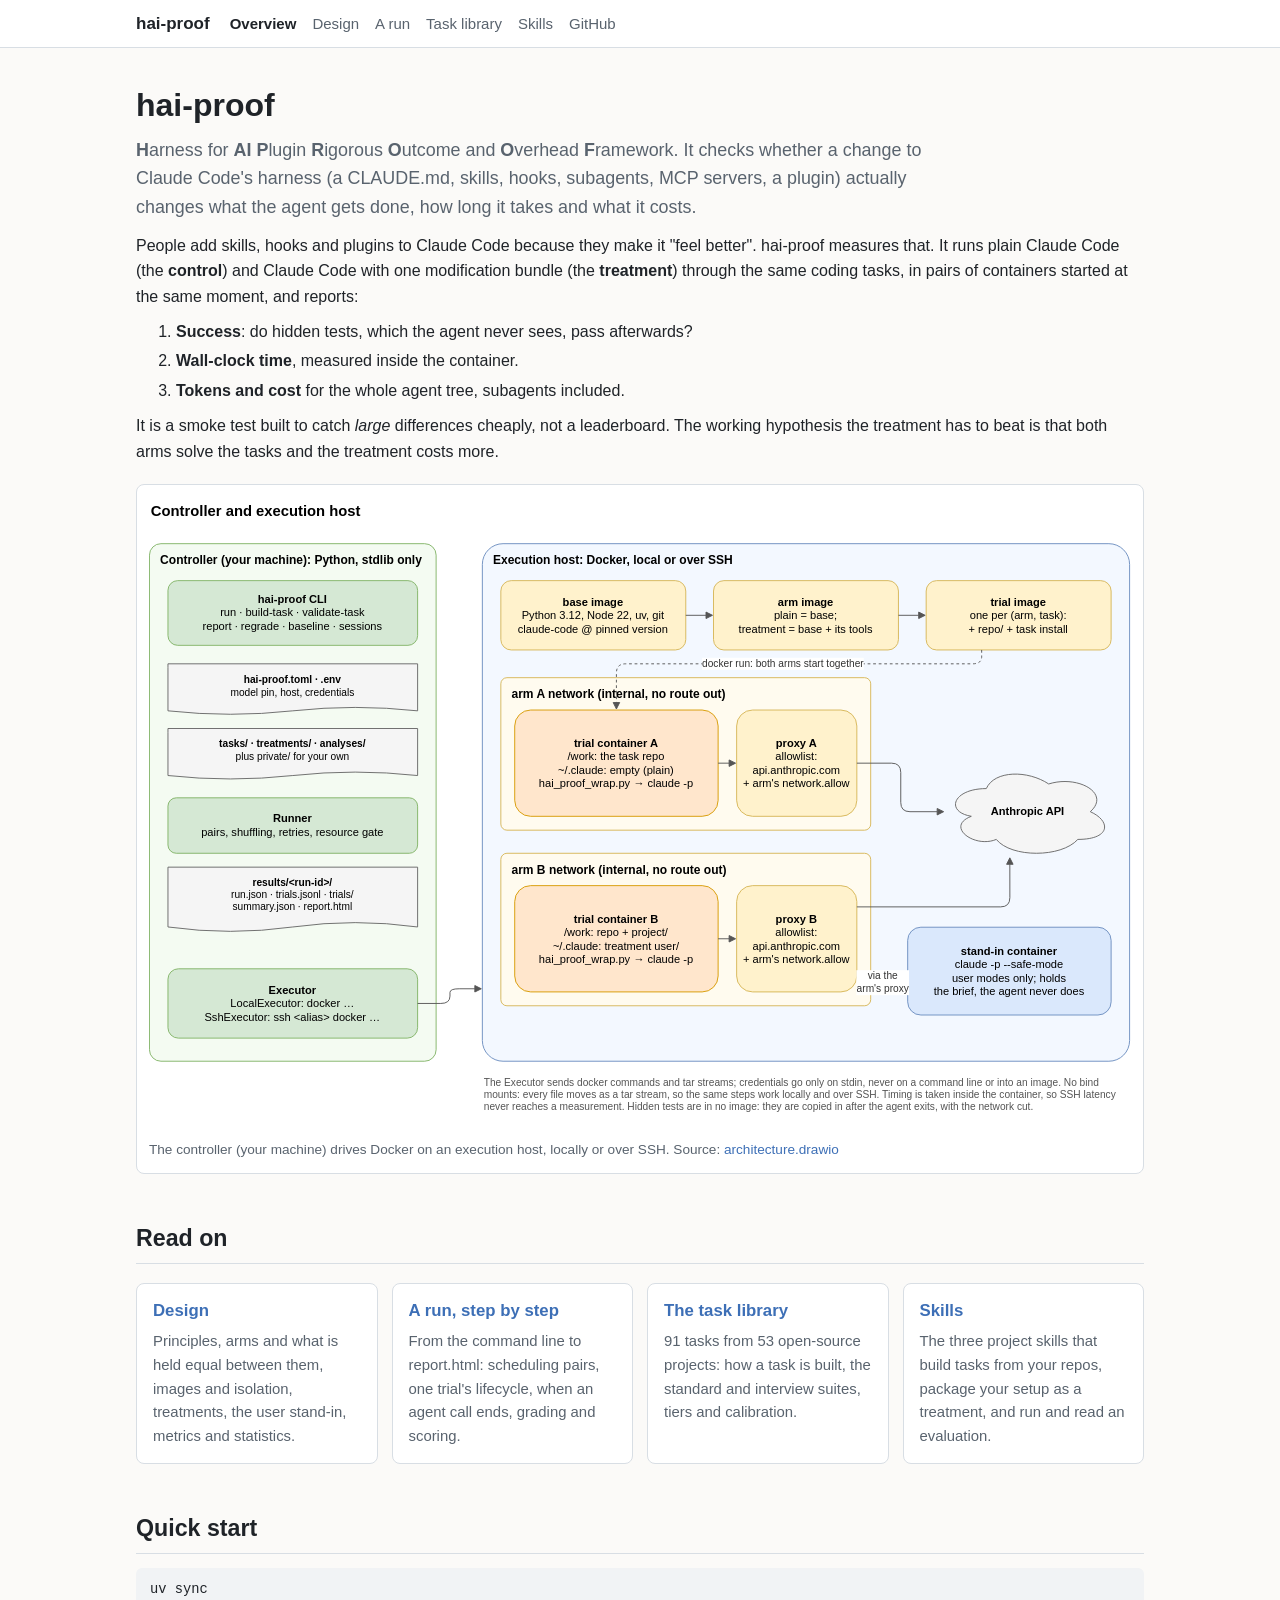
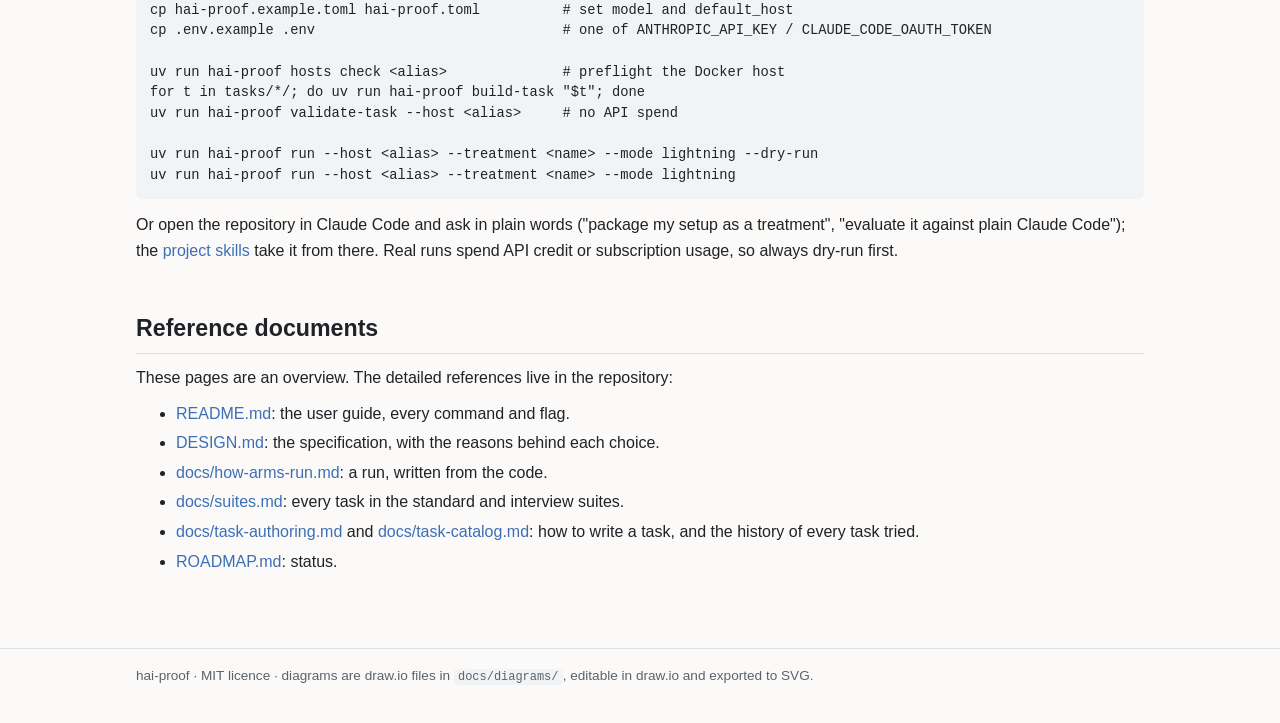
<file: docs/index.html>
<!doctype html>
<html lang="en">
<head>
<meta charset="utf-8">
<meta name="viewport" content="width=device-width, initial-scale=1">
<title>hai-proof</title>
<meta name="description" content="A/B testing for Claude Code harness modifications: plain Claude Code against a treatment, on real coding tasks, in paired containers.">
<link rel="stylesheet" href="assets/style.css">
</head>
<body>
<header class="site"><div class="bar">
  <a class="brand" href="index.html">hai-proof</a>
  <nav>
    <a href="index.html" aria-current="page">Overview</a>
    <a href="design.html">Design</a>
    <a href="pipeline.html">A run</a>
    <a href="library.html">Task library</a>
    <a href="skills.html">Skills</a>
    <a href="https://github.com/hypertetrahedron/hai-proof">GitHub</a>
  </nav>
</div></header>
<main>
<h1>hai-proof</h1>
<p class="lede"><b>H</b>arness for <b>AI</b> <b>P</b>lugin <b>R</b>igorous <b>O</b>utcome and <b>O</b>verhead
<b>F</b>ramework. It checks whether a change to Claude Code's harness (a CLAUDE.md, skills, hooks, subagents, MCP
servers, a plugin) actually changes what the agent gets done, how long it takes and what it costs.</p>

<p>People add skills, hooks and plugins to Claude Code because they make it "feel better". hai-proof measures that.
It runs plain Claude Code (the <b>control</b>) and Claude Code with one modification bundle (the
<b>treatment</b>) through the same coding tasks, in pairs of containers started at the same moment, and reports:</p>
<ol>
  <li><b>Success</b>: do hidden tests, which the agent never sees, pass afterwards?</li>
  <li><b>Wall-clock time</b>, measured inside the container.</li>
  <li><b>Tokens and cost</b> for the whole agent tree, subagents included.</li>
</ol>
<p>It is a smoke test built to catch <em>large</em> differences cheaply, not a leaderboard. The working hypothesis
the treatment has to beat is that both arms solve the tasks and the treatment costs more.</p>

<figure class="diagram">
  <img src="diagrams/architecture.svg" alt="The controller on your machine drives Docker on an execution host. Each arm's trial container sits on its own internal network whose only exit is an allowlist proxy to the Anthropic API.">
  <figcaption>The controller (your machine) drives Docker on an execution host, locally or over SSH. Source:
  <a href="diagrams/architecture.drawio">architecture.drawio</a></figcaption>
</figure>

<h2>Read on</h2>
<div class="cards">
  <a class="card" href="design.html"><h3>Design</h3><p>Principles, arms and what is held equal between them,
  images and isolation, treatments, the user stand-in, metrics and statistics.</p></a>
  <a class="card" href="pipeline.html"><h3>A run, step by step</h3><p>From the command line to report.html:
  scheduling pairs, one trial's lifecycle, when an agent call ends, grading and scoring.</p></a>
  <a class="card" href="library.html"><h3>The task library</h3><p>91 tasks from 53 open-source projects: how a
  task is built, the standard and interview suites, tiers and calibration.</p></a>
  <a class="card" href="skills.html"><h3>Skills</h3><p>The three project skills that build tasks from your
  repos, package your setup as a treatment, and run and read an evaluation.</p></a>
</div>

<h2>Quick start</h2>
<pre><code>uv sync
cp hai-proof.example.toml hai-proof.toml          # set model and default_host
cp .env.example .env                              # one of ANTHROPIC_API_KEY / CLAUDE_CODE_OAUTH_TOKEN

uv run hai-proof hosts check &lt;alias&gt;              # preflight the Docker host
for t in tasks/*/; do uv run hai-proof build-task "$t"; done
uv run hai-proof validate-task --host &lt;alias&gt;     # no API spend

uv run hai-proof run --host &lt;alias&gt; --treatment &lt;name&gt; --mode lightning --dry-run
uv run hai-proof run --host &lt;alias&gt; --treatment &lt;name&gt; --mode lightning</code></pre>
<p>Or open the repository in Claude Code and ask in plain words ("package my setup as a treatment", "evaluate it
against plain Claude Code"); the <a href="skills.html">project skills</a> take it from there. Real runs spend API
credit or subscription usage, so always dry-run first.</p>

<h2>Reference documents</h2>
<p>These pages are an overview. The detailed references live in the repository:</p>
<ul>
  <li><a href="https://github.com/hypertetrahedron/hai-proof/blob/main/README.md">README.md</a>: the user guide,
  every command and flag.</li>
  <li><a href="https://github.com/hypertetrahedron/hai-proof/blob/main/DESIGN.md">DESIGN.md</a>: the specification,
  with the reasons behind each choice.</li>
  <li><a href="https://github.com/hypertetrahedron/hai-proof/blob/main/docs/how-arms-run.md">docs/how-arms-run.md</a>:
  a run, written from the code.</li>
  <li><a href="https://github.com/hypertetrahedron/hai-proof/blob/main/docs/suites.md">docs/suites.md</a>: every
  task in the standard and interview suites.</li>
  <li><a href="https://github.com/hypertetrahedron/hai-proof/blob/main/docs/task-authoring.md">docs/task-authoring.md</a>
  and <a href="https://github.com/hypertetrahedron/hai-proof/blob/main/docs/task-catalog.md">docs/task-catalog.md</a>:
  how to write a task, and the history of every task tried.</li>
  <li><a href="https://github.com/hypertetrahedron/hai-proof/blob/main/ROADMAP.md">ROADMAP.md</a>: status.</li>
</ul>
</main>
<footer class="site"><div>hai-proof · MIT licence · diagrams are draw.io files in
<code>docs/diagrams/</code>, editable in draw.io and exported to SVG.</div></footer>
</body>
</html>
</file>
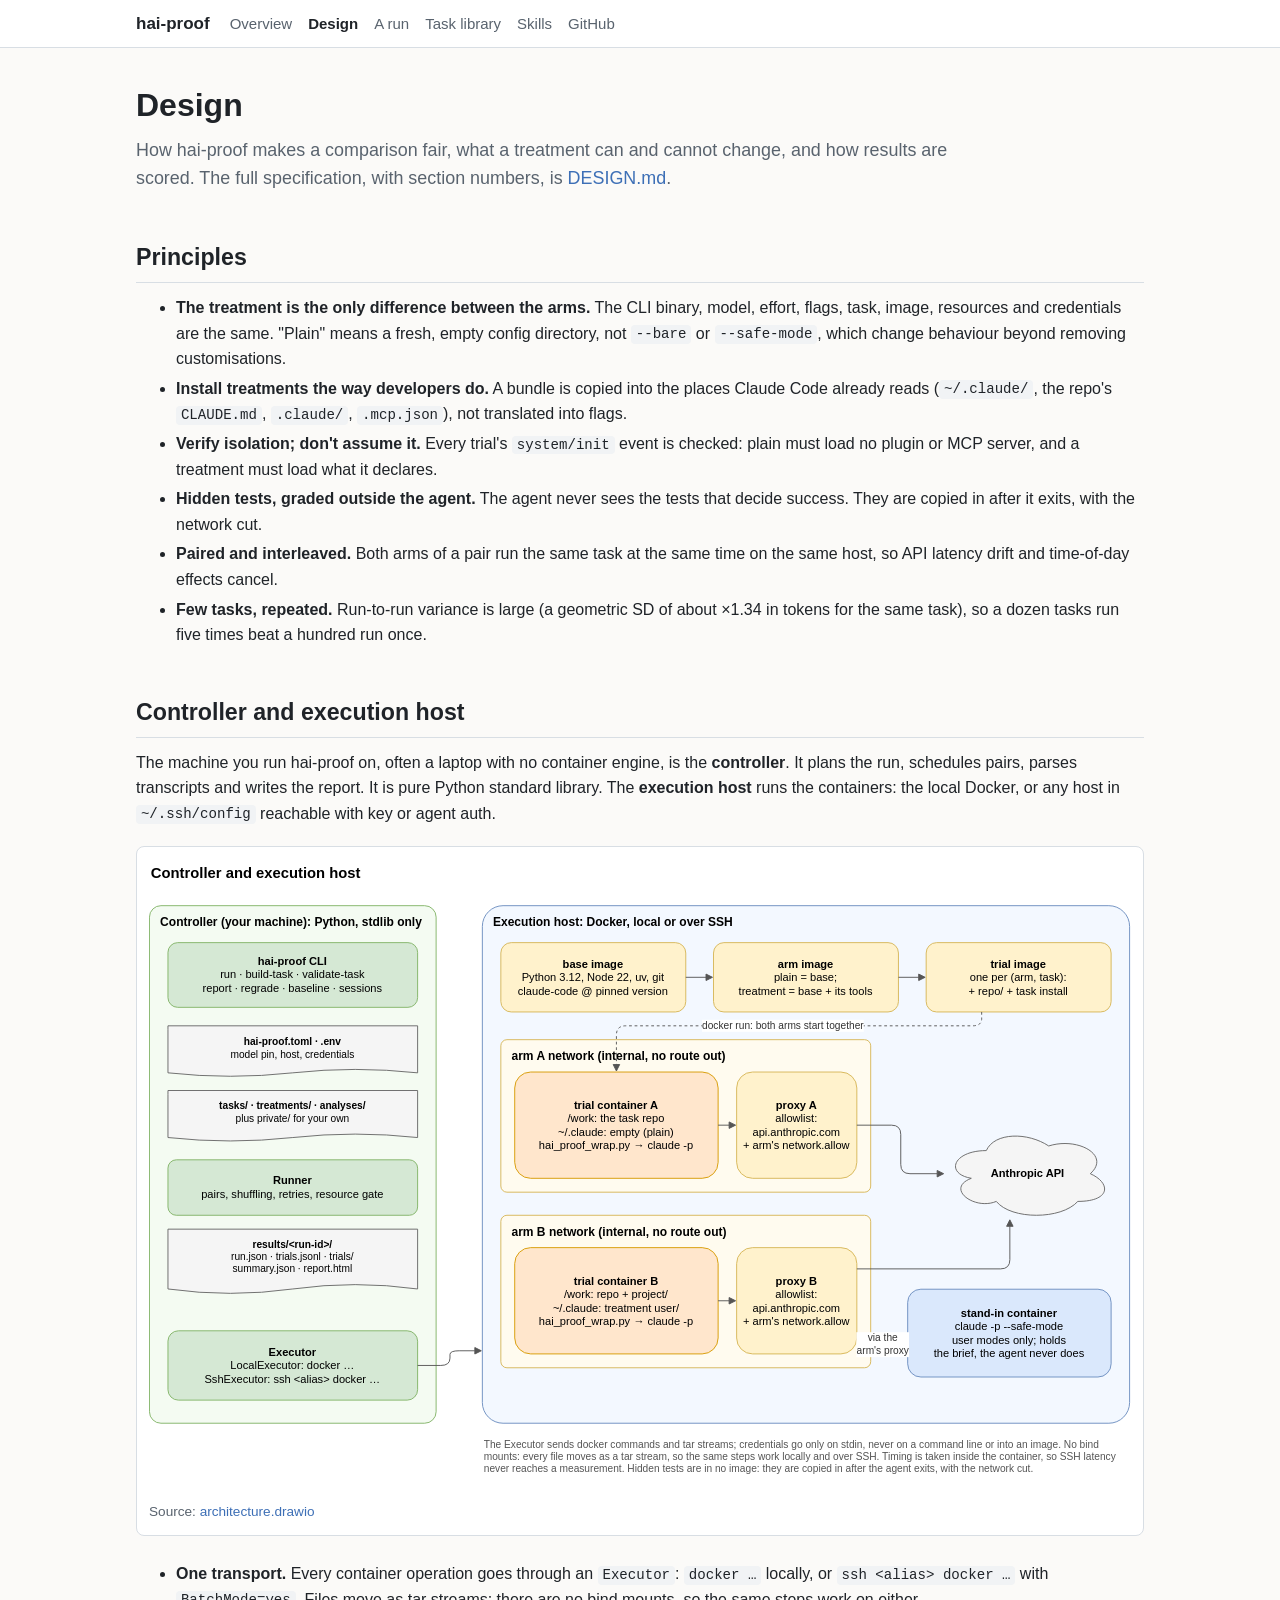
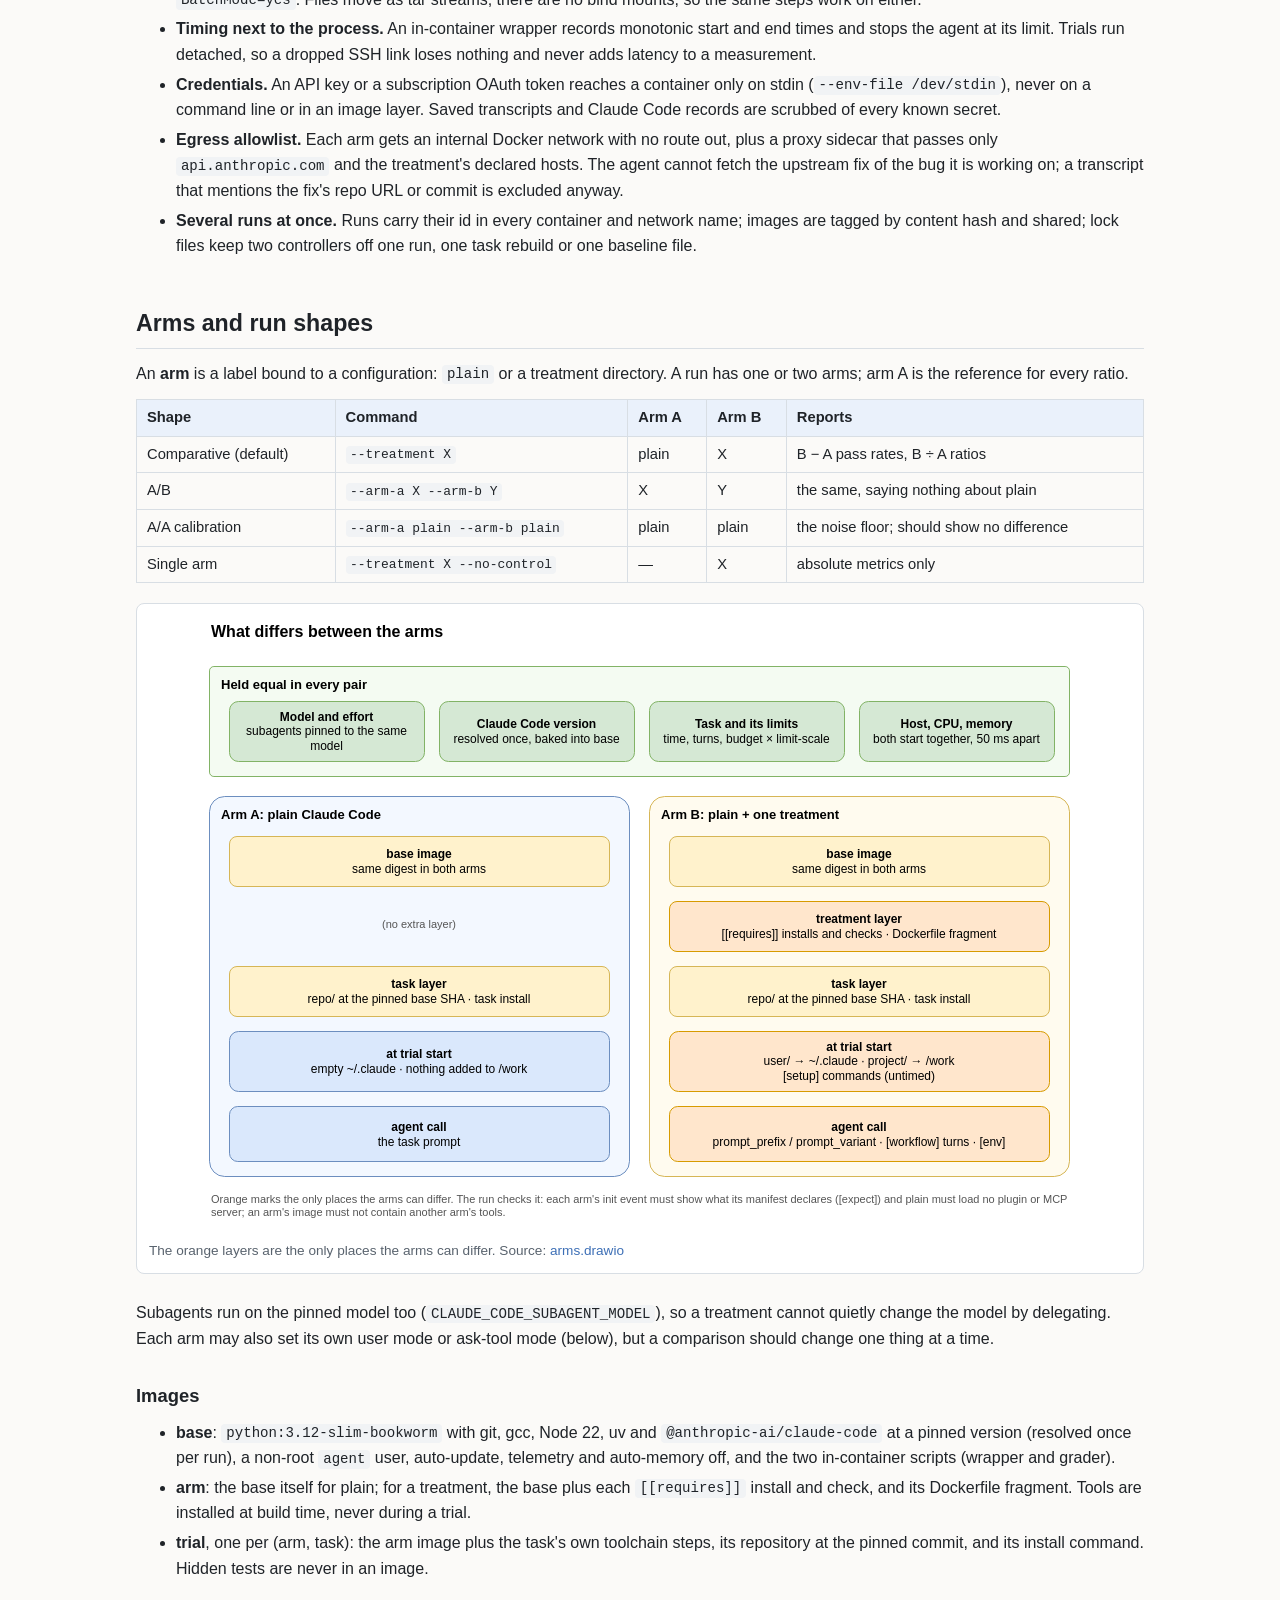
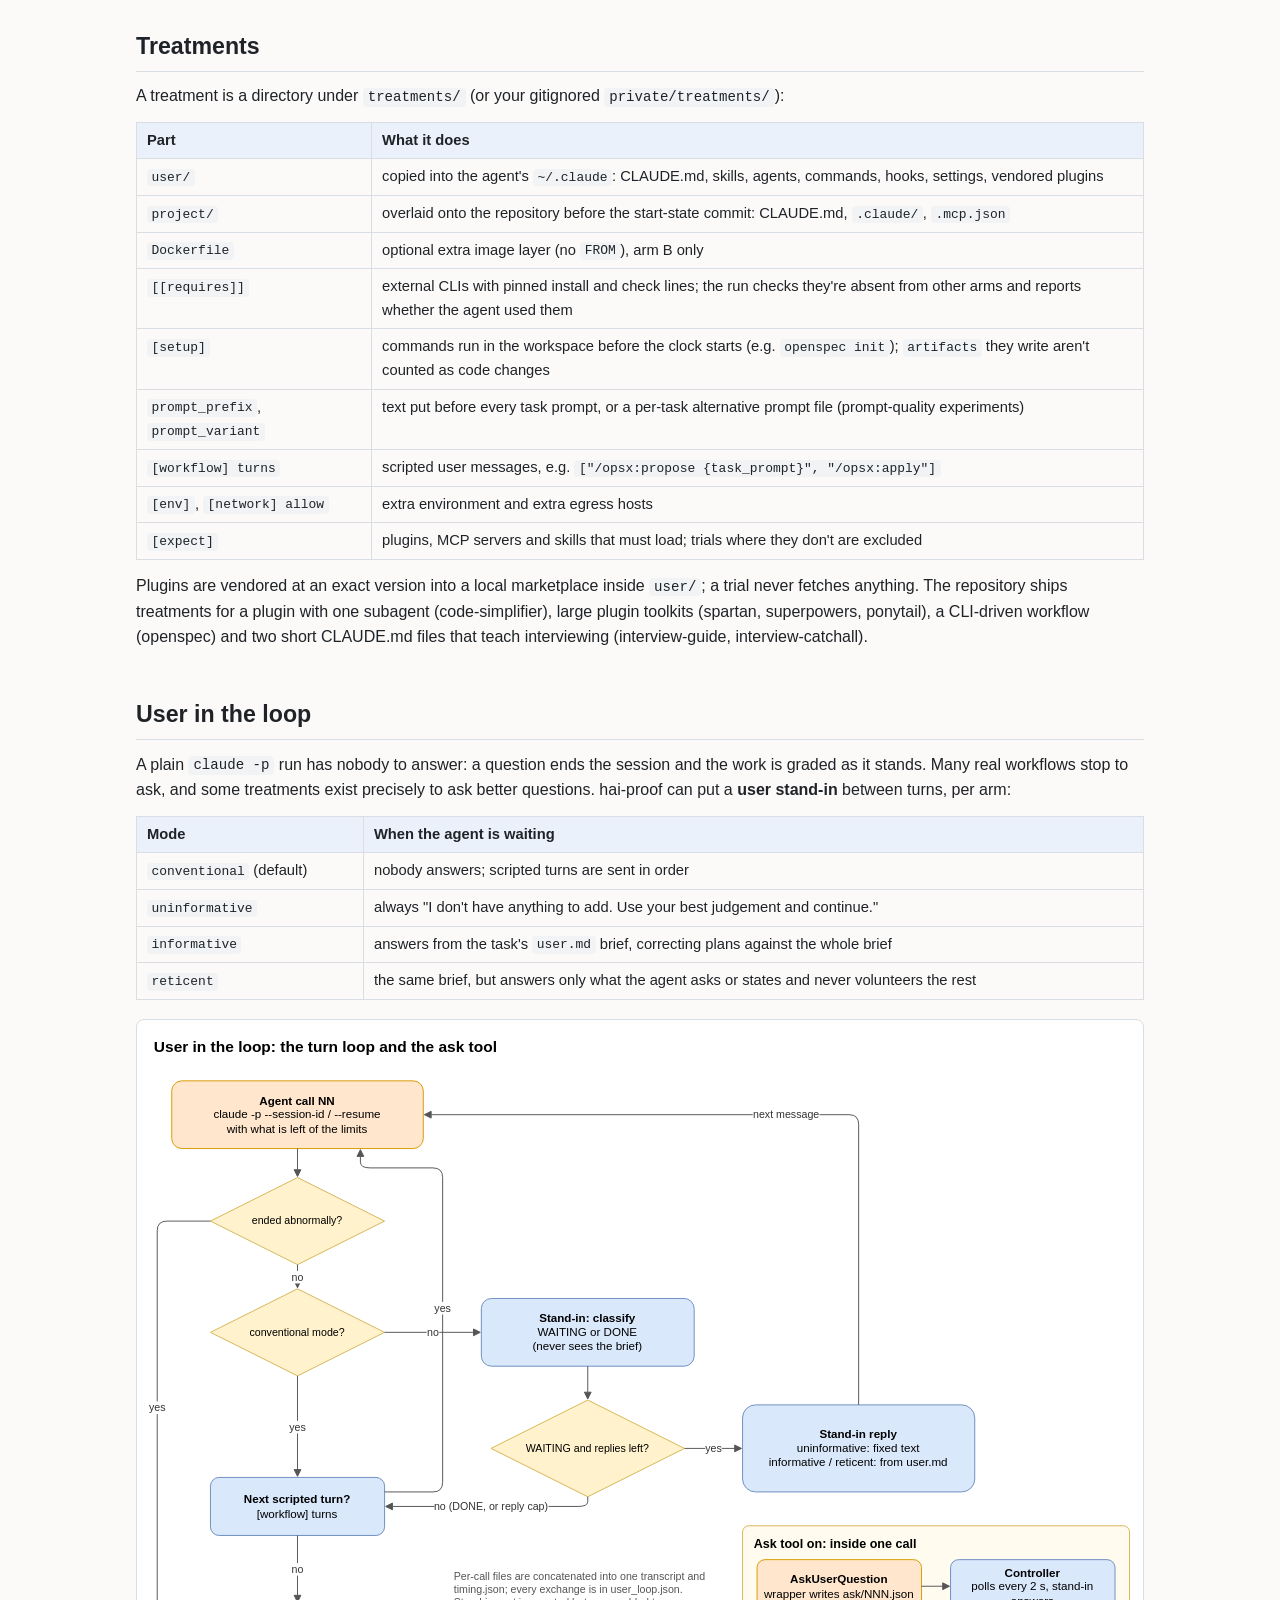
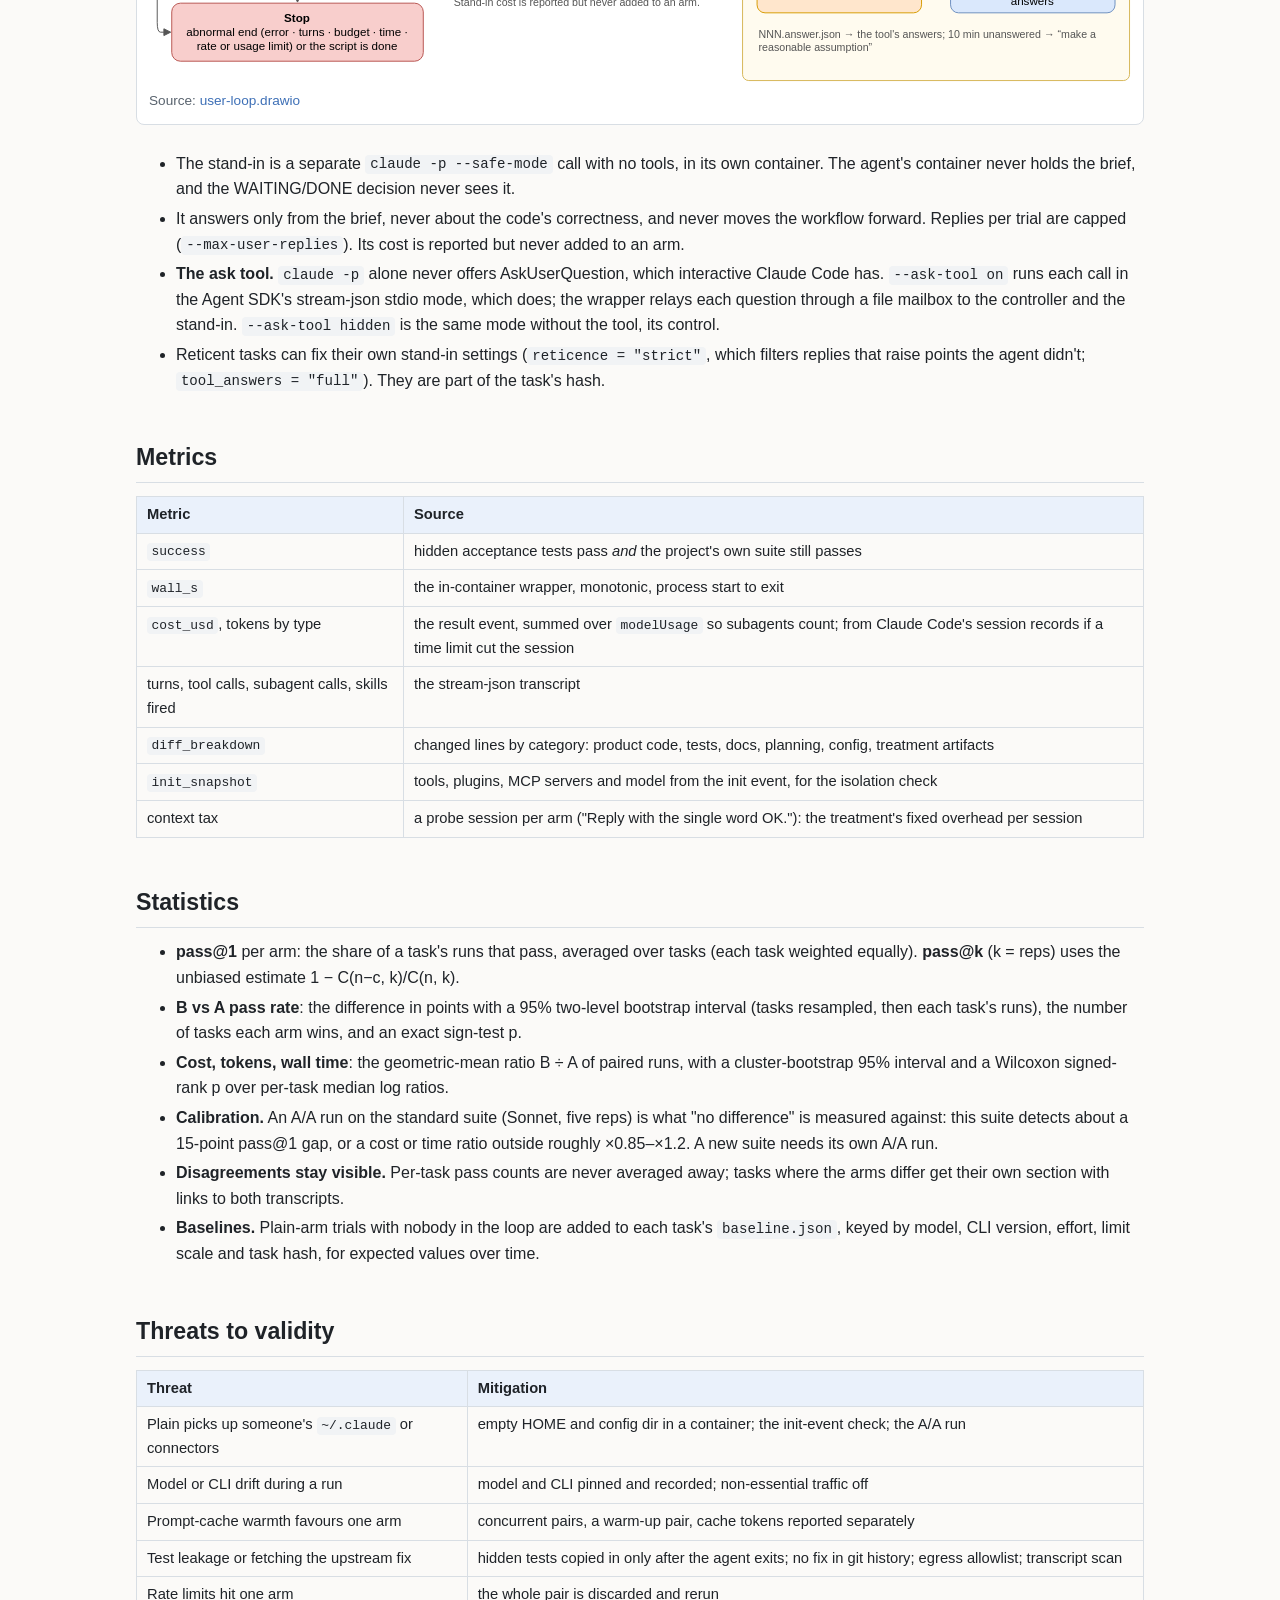
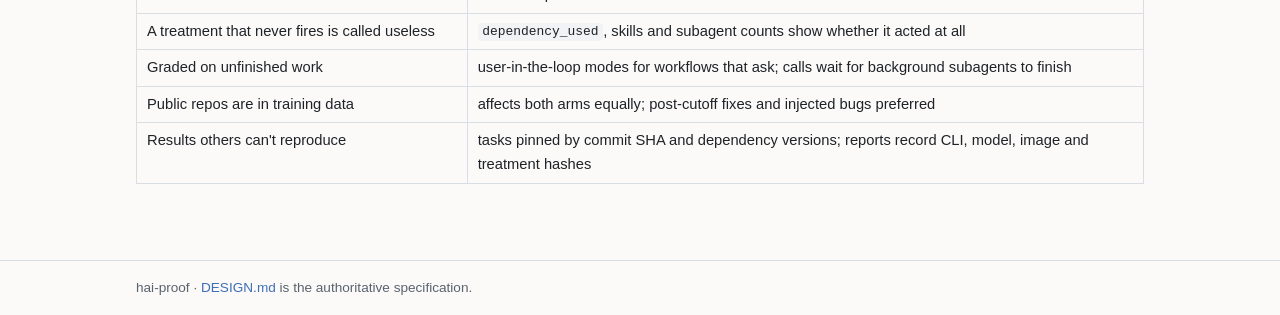
<file: docs/design.html>
<!doctype html>
<html lang="en">
<head>
<meta charset="utf-8">
<meta name="viewport" content="width=device-width, initial-scale=1">
<title>hai-proof design</title>
<meta name="description" content="The overall design of hai-proof: principles, arms, isolation, treatments, the user stand-in, metrics and statistics.">
<link rel="stylesheet" href="assets/style.css">
</head>
<body>
<header class="site"><div class="bar">
  <a class="brand" href="index.html">hai-proof</a>
  <nav>
    <a href="index.html">Overview</a>
    <a href="design.html" aria-current="page">Design</a>
    <a href="pipeline.html">A run</a>
    <a href="library.html">Task library</a>
    <a href="skills.html">Skills</a>
    <a href="https://github.com/hypertetrahedron/hai-proof">GitHub</a>
  </nav>
</div></header>
<main>
<h1>Design</h1>
<p class="lede">How hai-proof makes a comparison fair, what a treatment can and cannot change, and how results
are scored. The full specification, with section numbers, is
<a href="https://github.com/hypertetrahedron/hai-proof/blob/main/DESIGN.md">DESIGN.md</a>.</p>

<h2 id="principles">Principles</h2>
<ul>
  <li><b>The treatment is the only difference between the arms.</b> The CLI binary, model, effort, flags, task,
  image, resources and credentials are the same. "Plain" means a fresh, empty config directory, not
  <code>--bare</code> or <code>--safe-mode</code>, which change behaviour beyond removing customisations.</li>
  <li><b>Install treatments the way developers do.</b> A bundle is copied into the places Claude Code already
  reads (<code>~/.claude/</code>, the repo's <code>CLAUDE.md</code>, <code>.claude/</code>, <code>.mcp.json</code>),
  not translated into flags.</li>
  <li><b>Verify isolation; don't assume it.</b> Every trial's <code>system/init</code> event is checked: plain must
  load no plugin or MCP server, and a treatment must load what it declares.</li>
  <li><b>Hidden tests, graded outside the agent.</b> The agent never sees the tests that decide success. They are
  copied in after it exits, with the network cut.</li>
  <li><b>Paired and interleaved.</b> Both arms of a pair run the same task at the same time on the same host, so
  API latency drift and time-of-day effects cancel.</li>
  <li><b>Few tasks, repeated.</b> Run-to-run variance is large (a geometric SD of about ×1.34 in tokens for the
  same task), so a dozen tasks run five times beat a hundred run once.</li>
</ul>

<h2 id="hosts">Controller and execution host</h2>
<p>The machine you run hai-proof on, often a laptop with no container engine, is the <b>controller</b>. It plans
the run, schedules pairs, parses transcripts and writes the report. It is pure Python standard library. The
<b>execution host</b> runs the containers: the local Docker, or any host in <code>~/.ssh/config</code> reachable with
key or agent auth.</p>
<figure class="diagram">
  <img src="diagrams/architecture.svg" alt="Controller and execution host diagram">
  <figcaption>Source: <a href="diagrams/architecture.drawio">architecture.drawio</a></figcaption>
</figure>
<ul>
  <li><b>One transport.</b> Every container operation goes through an <code>Executor</code>: <code>docker …</code>
  locally, or <code>ssh &lt;alias&gt; docker …</code> with <code>BatchMode=yes</code>. Files move as tar streams; there
  are no bind mounts, so the same steps work on either.</li>
  <li><b>Timing next to the process.</b> An in-container wrapper records monotonic start and end times and stops
  the agent at its limit. Trials run detached, so a dropped SSH link loses nothing and never adds latency to a
  measurement.</li>
  <li><b>Credentials.</b> An API key or a subscription OAuth token reaches a container only on stdin
  (<code>--env-file /dev/stdin</code>), never on a command line or in an image layer. Saved transcripts and Claude
  Code records are scrubbed of every known secret.</li>
  <li><b>Egress allowlist.</b> Each arm gets an internal Docker network with no route out, plus a proxy sidecar
  that passes only <code>api.anthropic.com</code> and the treatment's declared hosts. The agent cannot fetch the
  upstream fix of the bug it is working on; a transcript that mentions the fix's repo URL or commit is excluded
  anyway.</li>
  <li><b>Several runs at once.</b> Runs carry their id in every container and network name; images are tagged by
  content hash and shared; lock files keep two controllers off one run, one task rebuild or one baseline file.</li>
</ul>

<h2 id="arms">Arms and run shapes</h2>
<p>An <b>arm</b> is a label bound to a configuration: <code>plain</code> or a treatment directory. A run has one or
two arms; arm A is the reference for every ratio.</p>
<div class="table-wrap"><table>
  <tr><th>Shape</th><th>Command</th><th>Arm A</th><th>Arm B</th><th>Reports</th></tr>
  <tr><td>Comparative (default)</td><td><code>--treatment X</code></td><td>plain</td><td>X</td><td>B − A pass rates, B ÷ A ratios</td></tr>
  <tr><td>A/B</td><td><code>--arm-a X --arm-b Y</code></td><td>X</td><td>Y</td><td>the same, saying nothing about plain</td></tr>
  <tr><td>A/A calibration</td><td><code>--arm-a plain --arm-b plain</code></td><td>plain</td><td>plain</td><td>the noise floor; should show no difference</td></tr>
  <tr><td>Single arm</td><td><code>--treatment X --no-control</code></td><td>—</td><td>X</td><td>absolute metrics only</td></tr>
</table></div>
<figure class="diagram">
  <img src="diagrams/arms.svg" alt="Diagram of what is held equal and the only places a treatment can differ: an image layer, files copied in at trial start, setup commands, and the prompt or scripted turns.">
  <figcaption>The orange layers are the only places the arms can differ. Source:
  <a href="diagrams/arms.drawio">arms.drawio</a></figcaption>
</figure>
<p>Subagents run on the pinned model too (<code>CLAUDE_CODE_SUBAGENT_MODEL</code>), so a treatment cannot quietly
change the model by delegating. Each arm may also set its own user mode or ask-tool mode (below), but a
comparison should change one thing at a time.</p>

<h3 id="images">Images</h3>
<ul>
  <li><b>base</b>: <code>python:3.12-slim-bookworm</code> with git, gcc, Node 22, uv and
  <code>@anthropic-ai/claude-code</code> at a pinned version (resolved once per run), a non-root <code>agent</code>
  user, auto-update, telemetry and auto-memory off, and the two in-container scripts (wrapper and grader).</li>
  <li><b>arm</b>: the base itself for plain; for a treatment, the base plus each <code>[[requires]]</code> install
  and check, and its Dockerfile fragment. Tools are installed at build time, never during a trial.</li>
  <li><b>trial</b>, one per (arm, task): the arm image plus the task's own toolchain steps, its repository at the
  pinned commit, and its install command. Hidden tests are never in an image.</li>
</ul>

<h2 id="treatments">Treatments</h2>
<p>A treatment is a directory under <code>treatments/</code> (or your gitignored <code>private/treatments/</code>):</p>
<div class="table-wrap"><table>
  <tr><th>Part</th><th>What it does</th></tr>
  <tr><td><code>user/</code></td><td>copied into the agent's <code>~/.claude</code>: CLAUDE.md, skills, agents, commands, hooks, settings, vendored plugins</td></tr>
  <tr><td><code>project/</code></td><td>overlaid onto the repository before the start-state commit: CLAUDE.md, <code>.claude/</code>, <code>.mcp.json</code></td></tr>
  <tr><td><code>Dockerfile</code></td><td>optional extra image layer (no <code>FROM</code>), arm B only</td></tr>
  <tr><td><code>[[requires]]</code></td><td>external CLIs with pinned install and check lines; the run checks they're absent from other arms and reports whether the agent used them</td></tr>
  <tr><td><code>[setup]</code></td><td>commands run in the workspace before the clock starts (e.g. <code>openspec init</code>); <code>artifacts</code> they write aren't counted as code changes</td></tr>
  <tr><td><code>prompt_prefix</code>, <code>prompt_variant</code></td><td>text put before every task prompt, or a per-task alternative prompt file (prompt-quality experiments)</td></tr>
  <tr><td><code>[workflow] turns</code></td><td>scripted user messages, e.g. <code>["/opsx:propose {task_prompt}", "/opsx:apply"]</code></td></tr>
  <tr><td><code>[env]</code>, <code>[network] allow</code></td><td>extra environment and extra egress hosts</td></tr>
  <tr><td><code>[expect]</code></td><td>plugins, MCP servers and skills that must load; trials where they don't are excluded</td></tr>
</table></div>
<p>Plugins are vendored at an exact version into a local marketplace inside <code>user/</code>; a trial never
fetches anything. The repository ships treatments for a plugin with one subagent (code-simplifier), large plugin
toolkits (spartan, superpowers, ponytail), a CLI-driven workflow (openspec) and two short CLAUDE.md files that
teach interviewing (interview-guide, interview-catchall).</p>

<h2 id="user-loop">User in the loop</h2>
<p>A plain <code>claude -p</code> run has nobody to answer: a question ends the session and the work is graded as
it stands. Many real workflows stop to ask, and some treatments exist precisely to ask better questions. hai-proof
can put a <b>user stand-in</b> between turns, per arm:</p>
<div class="table-wrap"><table>
  <tr><th>Mode</th><th>When the agent is waiting</th></tr>
  <tr><td><code>conventional</code> (default)</td><td>nobody answers; scripted turns are sent in order</td></tr>
  <tr><td><code>uninformative</code></td><td>always "I don't have anything to add. Use your best judgement and continue."</td></tr>
  <tr><td><code>informative</code></td><td>answers from the task's <code>user.md</code> brief, correcting plans against the whole brief</td></tr>
  <tr><td><code>reticent</code></td><td>the same brief, but answers only what the agent asks or states and never volunteers the rest</td></tr>
</table></div>
<figure class="diagram">
  <img src="diagrams/user-loop.svg" alt="Flowchart of the turn loop: after each agent call, stop on an abnormal end; otherwise the stand-in classifies the last message as waiting or done and either replies or sends the next scripted turn.">
  <figcaption>Source: <a href="diagrams/user-loop.drawio">user-loop.drawio</a></figcaption>
</figure>
<ul>
  <li>The stand-in is a separate <code>claude -p --safe-mode</code> call with no tools, in its own container. The
  agent's container never holds the brief, and the WAITING/DONE decision never sees it.</li>
  <li>It answers only from the brief, never about the code's correctness, and never moves the workflow forward.
  Replies per trial are capped (<code>--max-user-replies</code>). Its cost is reported but never added to an arm.</li>
  <li><b>The ask tool.</b> <code>claude -p</code> alone never offers AskUserQuestion, which interactive Claude Code
  has. <code>--ask-tool on</code> runs each call in the Agent SDK's stream-json stdio mode, which does; the
  wrapper relays each question through a file mailbox to the controller and the stand-in.
  <code>--ask-tool hidden</code> is the same mode without the tool, its control.</li>
  <li>Reticent tasks can fix their own stand-in settings (<code>reticence = "strict"</code>, which filters replies
  that raise points the agent didn't; <code>tool_answers = "full"</code>). They are part of the task's hash.</li>
</ul>

<h2 id="metrics">Metrics</h2>
<div class="table-wrap"><table>
  <tr><th>Metric</th><th>Source</th></tr>
  <tr><td><code>success</code></td><td>hidden acceptance tests pass <em>and</em> the project's own suite still passes</td></tr>
  <tr><td><code>wall_s</code></td><td>the in-container wrapper, monotonic, process start to exit</td></tr>
  <tr><td><code>cost_usd</code>, tokens by type</td><td>the result event, summed over <code>modelUsage</code> so subagents count; from Claude Code's session records if a time limit cut the session</td></tr>
  <tr><td>turns, tool calls, subagent calls, skills fired</td><td>the stream-json transcript</td></tr>
  <tr><td><code>diff_breakdown</code></td><td>changed lines by category: product code, tests, docs, planning, config, treatment artifacts</td></tr>
  <tr><td><code>init_snapshot</code></td><td>tools, plugins, MCP servers and model from the init event, for the isolation check</td></tr>
  <tr><td>context tax</td><td>a probe session per arm ("Reply with the single word OK."): the treatment's fixed overhead per session</td></tr>
</table></div>

<h2 id="statistics">Statistics</h2>
<ul>
  <li><b>pass@1</b> per arm: the share of a task's runs that pass, averaged over tasks (each task weighted equally).
  <b>pass@k</b> (k = reps) uses the unbiased estimate 1 − C(n−c, k)/C(n, k).</li>
  <li><b>B vs A pass rate</b>: the difference in points with a 95% two-level bootstrap interval (tasks resampled,
  then each task's runs), the number of tasks each arm wins, and an exact sign-test p.</li>
  <li><b>Cost, tokens, wall time</b>: the geometric-mean ratio B ÷ A of paired runs, with a cluster-bootstrap 95%
  interval and a Wilcoxon signed-rank p over per-task median log ratios.</li>
  <li><b>Calibration.</b> An A/A run on the standard suite (Sonnet, five reps) is what "no difference" is measured
  against: this suite detects about a 15-point pass@1 gap, or a cost or time ratio outside roughly ×0.85–×1.2. A new
  suite needs its own A/A run.</li>
  <li><b>Disagreements stay visible.</b> Per-task pass counts are never averaged away; tasks where the arms differ
  get their own section with links to both transcripts.</li>
  <li><b>Baselines.</b> Plain-arm trials with nobody in the loop are added to each task's
  <code>baseline.json</code>, keyed by model, CLI version, effort, limit scale and task hash, for expected values
  over time.</li>
</ul>

<h2 id="threats">Threats to validity</h2>
<div class="table-wrap"><table>
  <tr><th>Threat</th><th>Mitigation</th></tr>
  <tr><td>Plain picks up someone's <code>~/.claude</code> or connectors</td><td>empty HOME and config dir in a container; the init-event check; the A/A run</td></tr>
  <tr><td>Model or CLI drift during a run</td><td>model and CLI pinned and recorded; non-essential traffic off</td></tr>
  <tr><td>Prompt-cache warmth favours one arm</td><td>concurrent pairs, a warm-up pair, cache tokens reported separately</td></tr>
  <tr><td>Test leakage or fetching the upstream fix</td><td>hidden tests copied in only after the agent exits; no fix in git history; egress allowlist; transcript scan</td></tr>
  <tr><td>Rate limits hit one arm</td><td>the whole pair is discarded and rerun</td></tr>
  <tr><td>A treatment that never fires is called useless</td><td><code>dependency_used</code>, skills and subagent counts show whether it acted at all</td></tr>
  <tr><td>Graded on unfinished work</td><td>user-in-the-loop modes for workflows that ask; calls wait for background subagents to finish</td></tr>
  <tr><td>Public repos are in training data</td><td>affects both arms equally; post-cutoff fixes and injected bugs preferred</td></tr>
  <tr><td>Results others can't reproduce</td><td>tasks pinned by commit SHA and dependency versions; reports record CLI, model, image and treatment hashes</td></tr>
</table></div>
</main>
<footer class="site"><div>hai-proof · <a href="https://github.com/hypertetrahedron/hai-proof/blob/main/DESIGN.md">DESIGN.md</a>
is the authoritative specification.</div></footer>
</body>
</html>
</file>
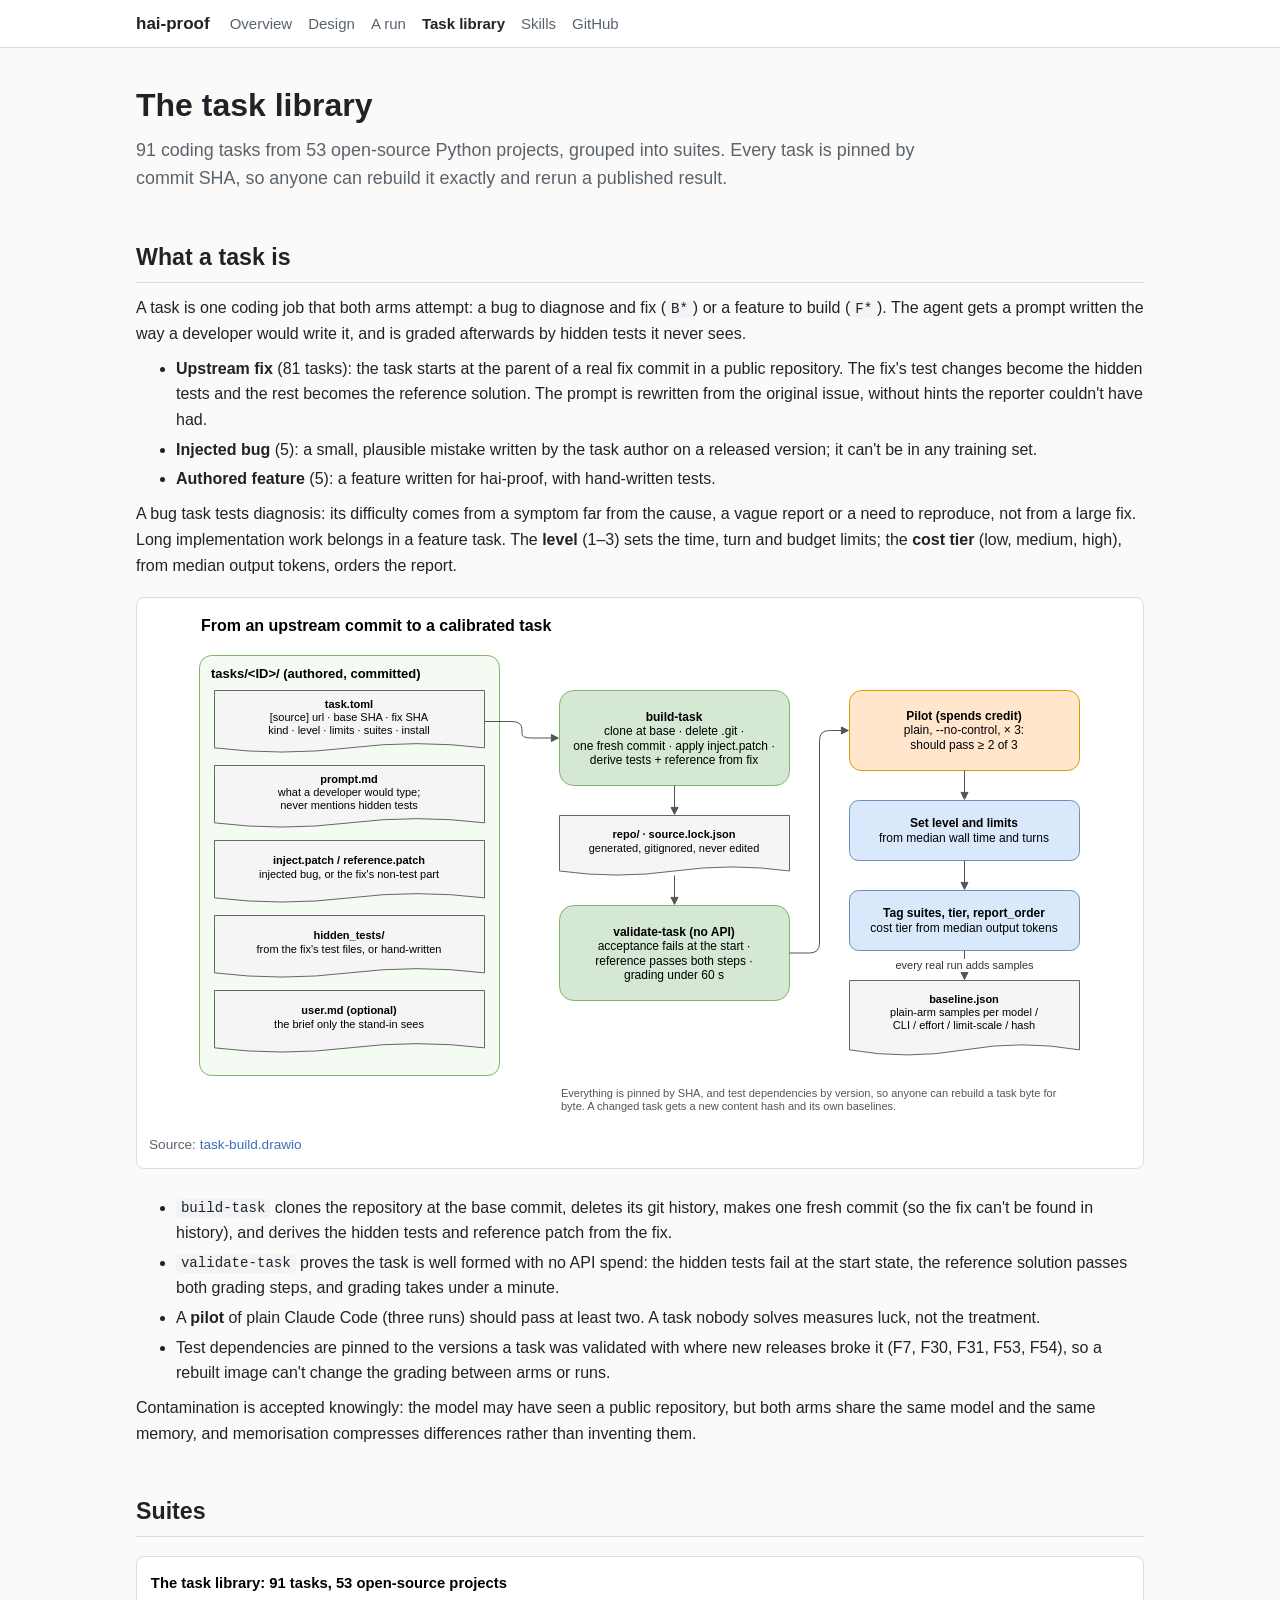
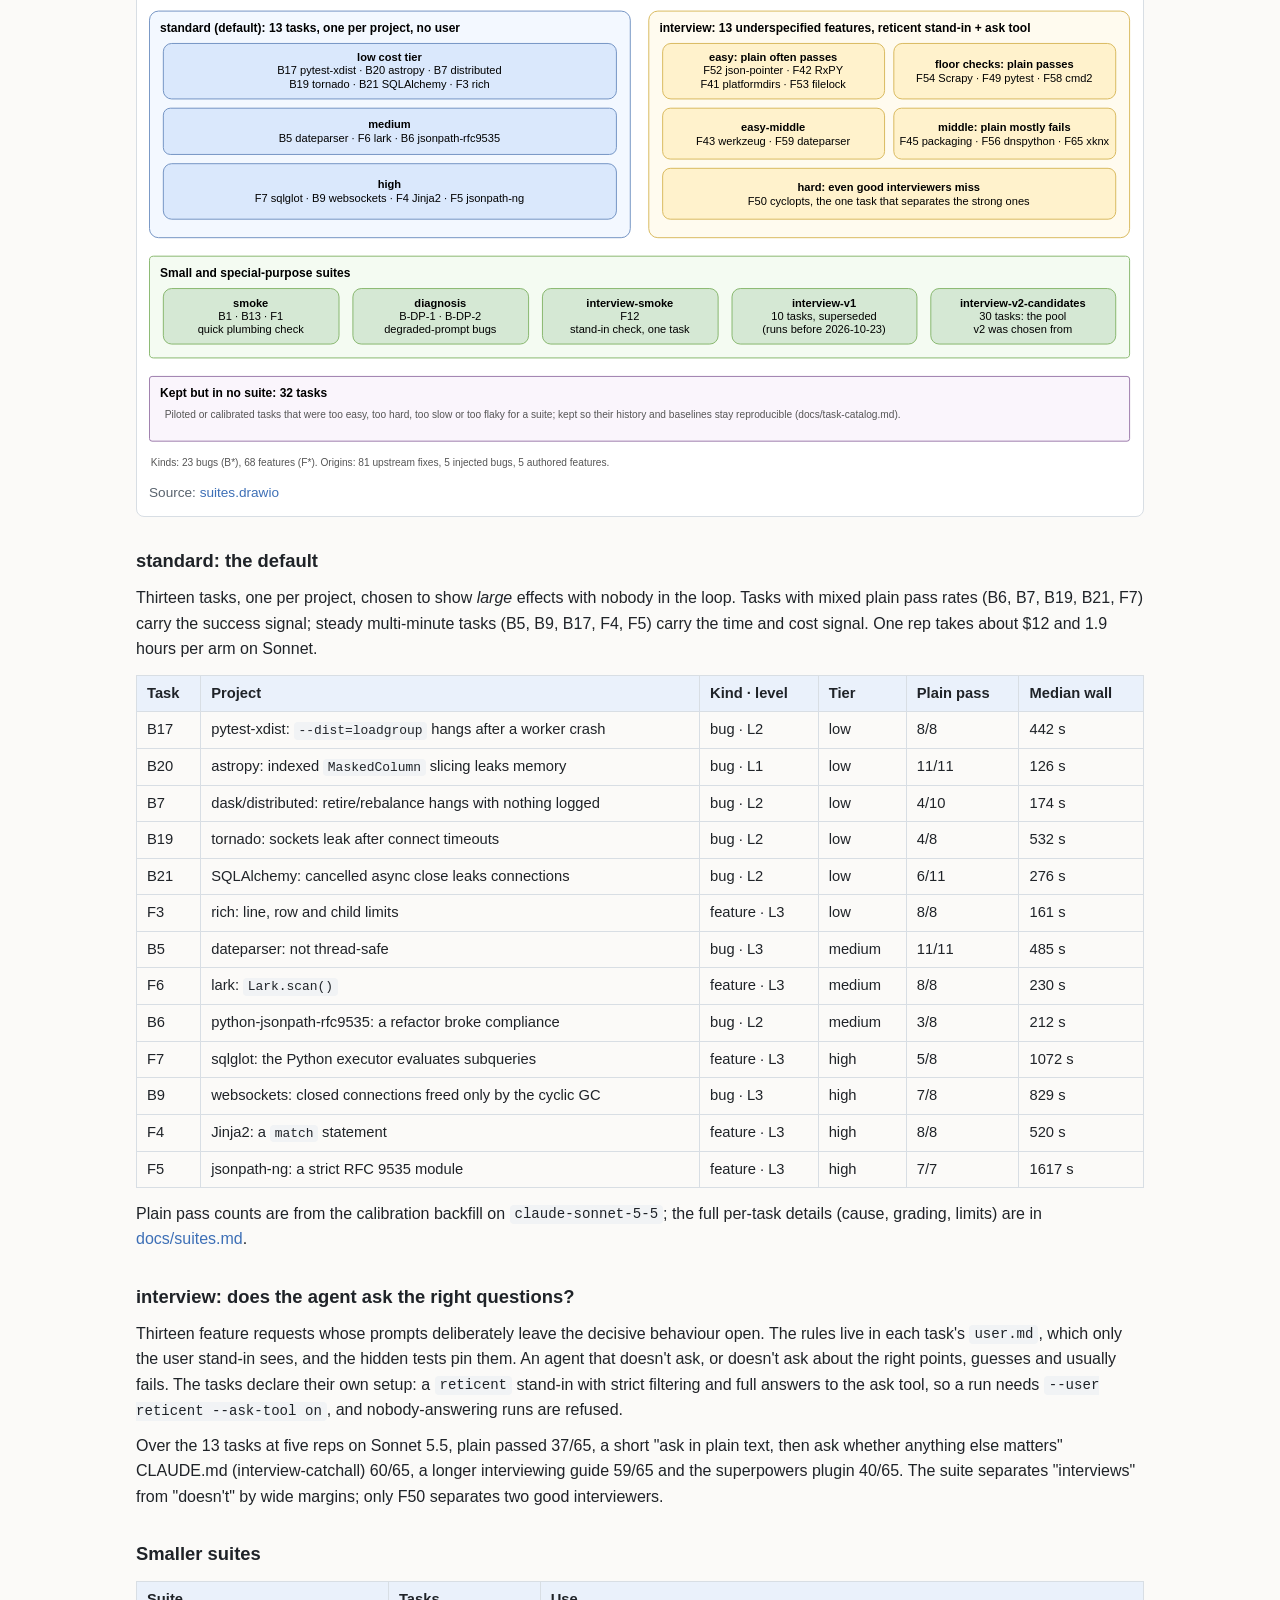
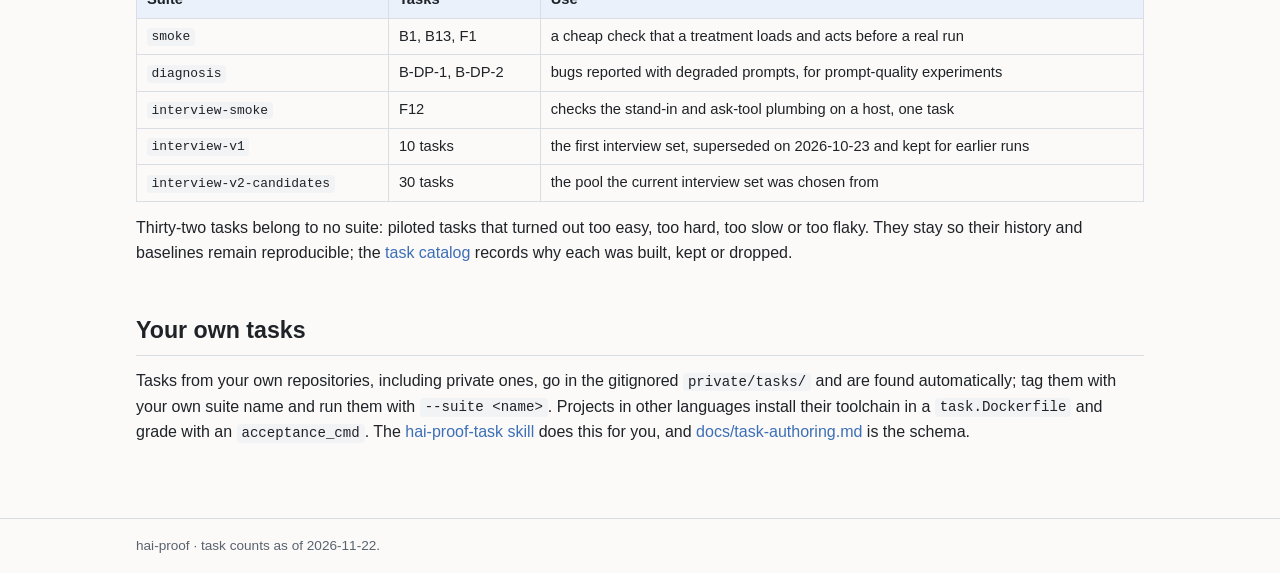
<file: docs/library.html>
<!doctype html>
<html lang="en">
<head>
<meta charset="utf-8">
<meta name="viewport" content="width=device-width, initial-scale=1">
<title>hai-proof task library</title>
<meta name="description" content="The hai-proof task library: how tasks are built and calibrated, the standard and interview suites, and the smaller suites.">
<link rel="stylesheet" href="assets/style.css">
</head>
<body>
<header class="site"><div class="bar">
  <a class="brand" href="index.html">hai-proof</a>
  <nav>
    <a href="index.html">Overview</a>
    <a href="design.html">Design</a>
    <a href="pipeline.html">A run</a>
    <a href="library.html" aria-current="page">Task library</a>
    <a href="skills.html">Skills</a>
    <a href="https://github.com/hypertetrahedron/hai-proof">GitHub</a>
  </nav>
</div></header>
<main>
<h1>The task library</h1>
<p class="lede">91 coding tasks from 53 open-source Python projects, grouped into suites. Every task is pinned by
commit SHA, so anyone can rebuild it exactly and rerun a published result.</p>

<h2 id="task">What a task is</h2>
<p>A task is one coding job that both arms attempt: a bug to diagnose and fix (<code>B*</code>) or a feature to
build (<code>F*</code>). The agent gets a prompt written the way a developer would write it, and is graded
afterwards by hidden tests it never sees.</p>
<ul>
  <li><b>Upstream fix</b> (81 tasks): the task starts at the parent of a real fix commit in a public repository. The
  fix's test changes become the hidden tests and the rest becomes the reference solution. The prompt is rewritten
  from the original issue, without hints the reporter couldn't have had.</li>
  <li><b>Injected bug</b> (5): a small, plausible mistake written by the task author on a released version; it can't
  be in any training set.</li>
  <li><b>Authored feature</b> (5): a feature written for hai-proof, with hand-written tests.</li>
</ul>
<p>A bug task tests diagnosis: its difficulty comes from a symptom far from the cause, a vague report or a need to
reproduce, not from a large fix. Long implementation work belongs in a feature task. The <b>level</b> (1–3) sets
the time, turn and budget limits; the <b>cost tier</b> (low, medium, high), from median output tokens, orders the
report.</p>

<figure class="diagram">
  <img src="diagrams/task-build.svg" alt="The files of a task feed build-task, which produces the generated repo snapshot; validate-task checks it without API spend; a pilot of plain Claude Code sets the level and limits; real runs add baseline samples.">
  <figcaption>Source: <a href="diagrams/task-build.drawio">task-build.drawio</a></figcaption>
</figure>
<ul>
  <li><code>build-task</code> clones the repository at the base commit, deletes its git history, makes one fresh
  commit (so the fix can't be found in history), and derives the hidden tests and reference patch from the fix.</li>
  <li><code>validate-task</code> proves the task is well formed with no API spend: the hidden tests fail at the start
  state, the reference solution passes both grading steps, and grading takes under a minute.</li>
  <li>A <b>pilot</b> of plain Claude Code (three runs) should pass at least two. A task nobody solves measures luck,
  not the treatment.</li>
  <li>Test dependencies are pinned to the versions a task was validated with where new releases broke it (F7, F30,
  F31, F53, F54), so a rebuilt image can't change the grading between arms or runs.</li>
</ul>
<p>Contamination is accepted knowingly: the model may have seen a public repository, but both arms share the same
model and the same memory, and memorisation compresses differences rather than inventing them.</p>

<h2 id="suites">Suites</h2>
<figure class="diagram">
  <img src="diagrams/suites.svg" alt="Map of the suites: standard (13 tasks in three cost tiers), interview (13 tasks in tiers from easy to hard), five small suites, and 32 tasks kept outside any suite.">
  <figcaption>Source: <a href="diagrams/suites.drawio">suites.drawio</a></figcaption>
</figure>

<h3 id="standard">standard: the default</h3>
<p>Thirteen tasks, one per project, chosen to show <em>large</em> effects with nobody in the loop. Tasks with mixed
plain pass rates (B6, B7, B19, B21, F7) carry the success signal; steady multi-minute tasks (B5, B9, B17, F4, F5)
carry the time and cost signal. One rep takes about $12 and 1.9 hours per arm on Sonnet.</p>
<div class="table-wrap"><table>
  <tr><th>Task</th><th>Project</th><th>Kind · level</th><th>Tier</th><th>Plain pass</th><th>Median wall</th></tr>
  <tr><td>B17</td><td>pytest-xdist: <code>--dist=loadgroup</code> hangs after a worker crash</td><td>bug · L2</td><td>low</td><td>8/8</td><td>442 s</td></tr>
  <tr><td>B20</td><td>astropy: indexed <code>MaskedColumn</code> slicing leaks memory</td><td>bug · L1</td><td>low</td><td>11/11</td><td>126 s</td></tr>
  <tr><td>B7</td><td>dask/distributed: retire/rebalance hangs with nothing logged</td><td>bug · L2</td><td>low</td><td>4/10</td><td>174 s</td></tr>
  <tr><td>B19</td><td>tornado: sockets leak after connect timeouts</td><td>bug · L2</td><td>low</td><td>4/8</td><td>532 s</td></tr>
  <tr><td>B21</td><td>SQLAlchemy: cancelled async close leaks connections</td><td>bug · L2</td><td>low</td><td>6/11</td><td>276 s</td></tr>
  <tr><td>F3</td><td>rich: line, row and child limits</td><td>feature · L3</td><td>low</td><td>8/8</td><td>161 s</td></tr>
  <tr><td>B5</td><td>dateparser: not thread-safe</td><td>bug · L3</td><td>medium</td><td>11/11</td><td>485 s</td></tr>
  <tr><td>F6</td><td>lark: <code>Lark.scan()</code></td><td>feature · L3</td><td>medium</td><td>8/8</td><td>230 s</td></tr>
  <tr><td>B6</td><td>python-jsonpath-rfc9535: a refactor broke compliance</td><td>bug · L2</td><td>medium</td><td>3/8</td><td>212 s</td></tr>
  <tr><td>F7</td><td>sqlglot: the Python executor evaluates subqueries</td><td>feature · L3</td><td>high</td><td>5/8</td><td>1072 s</td></tr>
  <tr><td>B9</td><td>websockets: closed connections freed only by the cyclic GC</td><td>bug · L3</td><td>high</td><td>7/8</td><td>829 s</td></tr>
  <tr><td>F4</td><td>Jinja2: a <code>match</code> statement</td><td>feature · L3</td><td>high</td><td>8/8</td><td>520 s</td></tr>
  <tr><td>F5</td><td>jsonpath-ng: a strict RFC 9535 module</td><td>feature · L3</td><td>high</td><td>7/7</td><td>1617 s</td></tr>
</table></div>
<p>Plain pass counts are from the calibration backfill on <code>claude-sonnet-5-5</code>; the full per-task details
(cause, grading, limits) are in <a href="https://github.com/hypertetrahedron/hai-proof/blob/main/docs/suites.md">docs/suites.md</a>.</p>

<h3 id="interview">interview: does the agent ask the right questions?</h3>
<p>Thirteen feature requests whose prompts deliberately leave the decisive behaviour open. The rules live in each
task's <code>user.md</code>, which only the user stand-in sees, and the hidden tests pin them. An agent that doesn't
ask, or doesn't ask about the right points, guesses and usually fails. The tasks declare their own setup: a
<code>reticent</code> stand-in with strict filtering and full answers to the ask tool, so a run needs
<code>--user reticent --ask-tool on</code>, and nobody-answering runs are refused.</p>
<p>Over the 13 tasks at five reps on Sonnet 5.5, plain passed 37/65, a short "ask in plain text, then ask
whether anything else matters" CLAUDE.md (interview-catchall) 60/65, a longer interviewing guide 59/65 and the
superpowers plugin 40/65. The suite separates "interviews" from "doesn't" by wide margins; only F50 separates two
good interviewers.</p>

<h3 id="other">Smaller suites</h3>
<div class="table-wrap"><table>
  <tr><th>Suite</th><th>Tasks</th><th>Use</th></tr>
  <tr><td><code>smoke</code></td><td>B1, B13, F1</td><td>a cheap check that a treatment loads and acts before a real run</td></tr>
  <tr><td><code>diagnosis</code></td><td>B-DP-1, B-DP-2</td><td>bugs reported with degraded prompts, for prompt-quality experiments</td></tr>
  <tr><td><code>interview-smoke</code></td><td>F12</td><td>checks the stand-in and ask-tool plumbing on a host, one task</td></tr>
  <tr><td><code>interview-v1</code></td><td>10 tasks</td><td>the first interview set, superseded on 2026-10-23 and kept for earlier runs</td></tr>
  <tr><td><code>interview-v2-candidates</code></td><td>30 tasks</td><td>the pool the current interview set was chosen from</td></tr>
</table></div>
<p>Thirty-two tasks belong to no suite: piloted tasks that turned out too easy, too hard, too slow or too flaky.
They stay so their history and baselines remain reproducible; the
<a href="https://github.com/hypertetrahedron/hai-proof/blob/main/docs/task-catalog.md">task catalog</a> records why
each was built, kept or dropped.</p>

<h2 id="own">Your own tasks</h2>
<p>Tasks from your own repositories, including private ones, go in the gitignored <code>private/tasks/</code> and
are found automatically; tag them with your own suite name and run them with <code>--suite &lt;name&gt;</code>.
Projects in other languages install their toolchain in a <code>task.Dockerfile</code> and grade with an
<code>acceptance_cmd</code>. The <a href="skills.html#task">hai-proof-task skill</a> does this for you, and
<a href="https://github.com/hypertetrahedron/hai-proof/blob/main/docs/task-authoring.md">docs/task-authoring.md</a>
is the schema.</p>
</main>
<footer class="site"><div>hai-proof · task counts as of 2026-11-22.</div></footer>
</body>
</html>
</file>
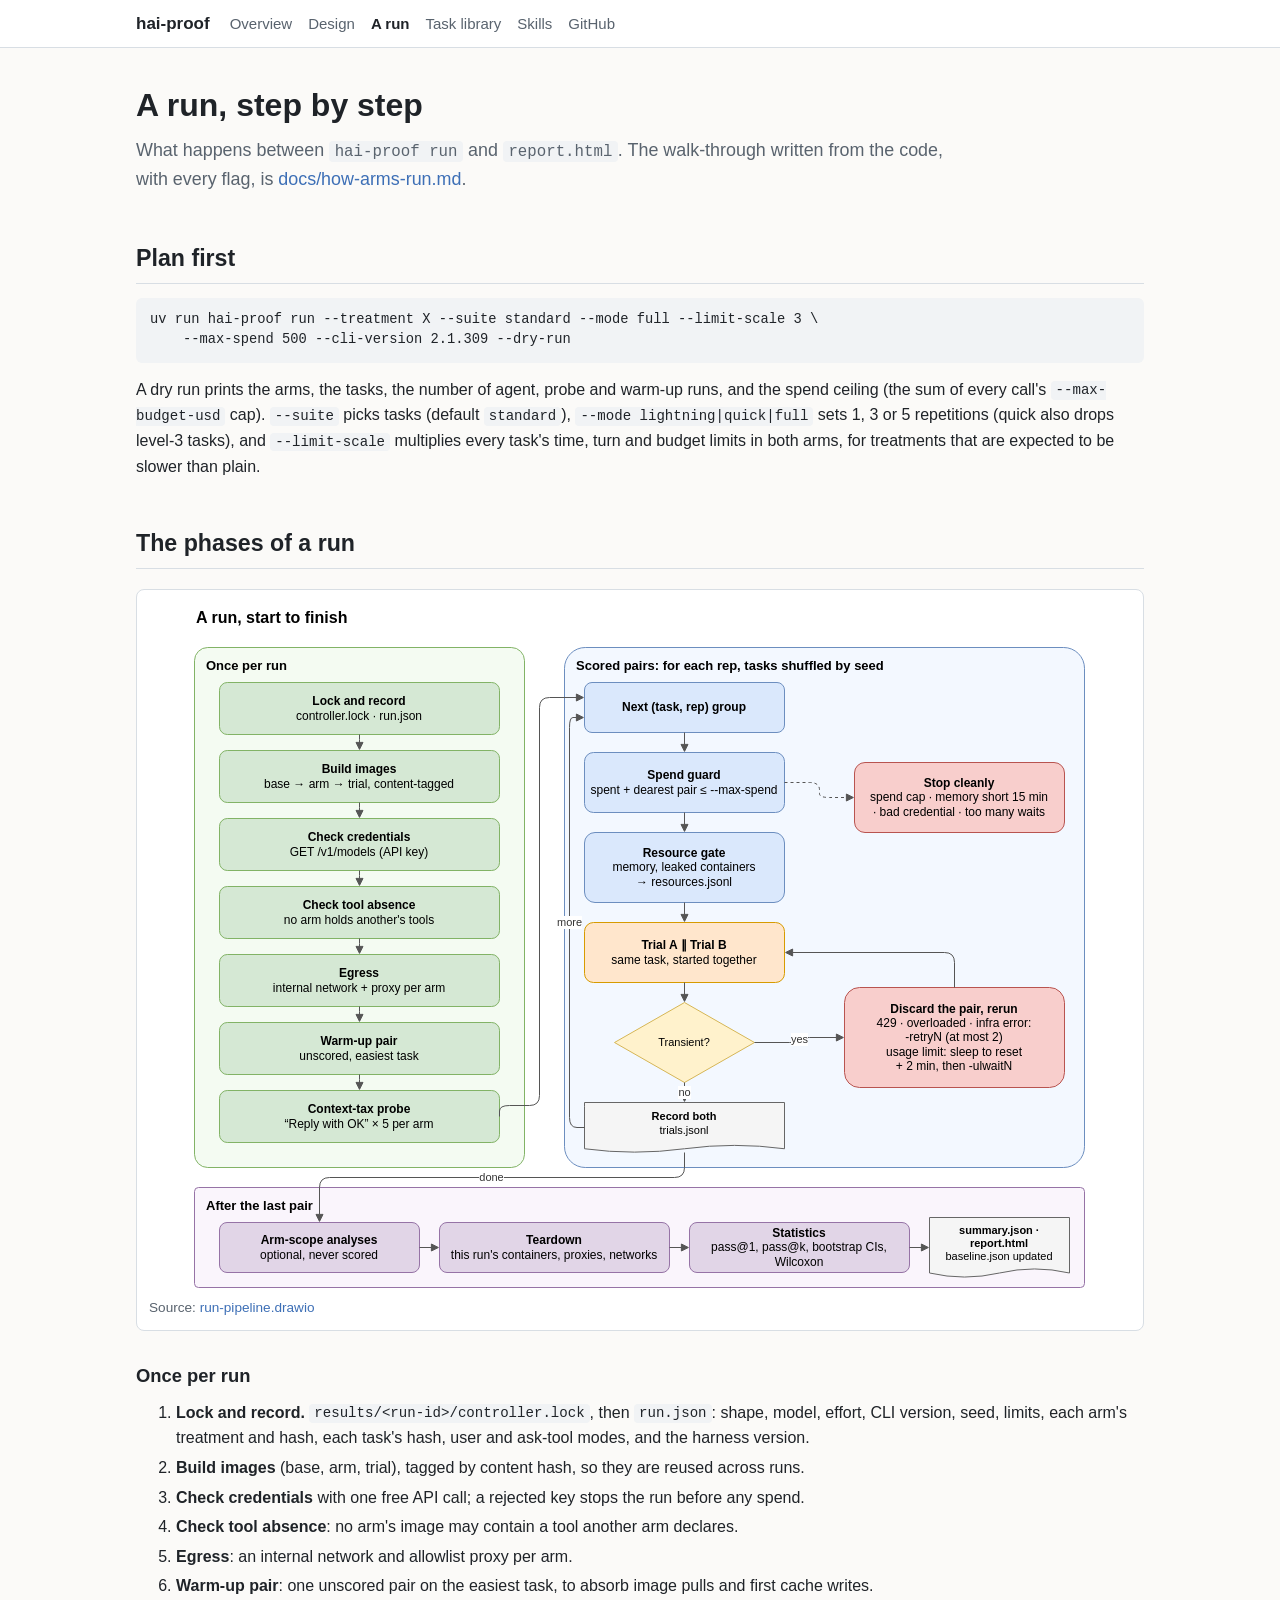
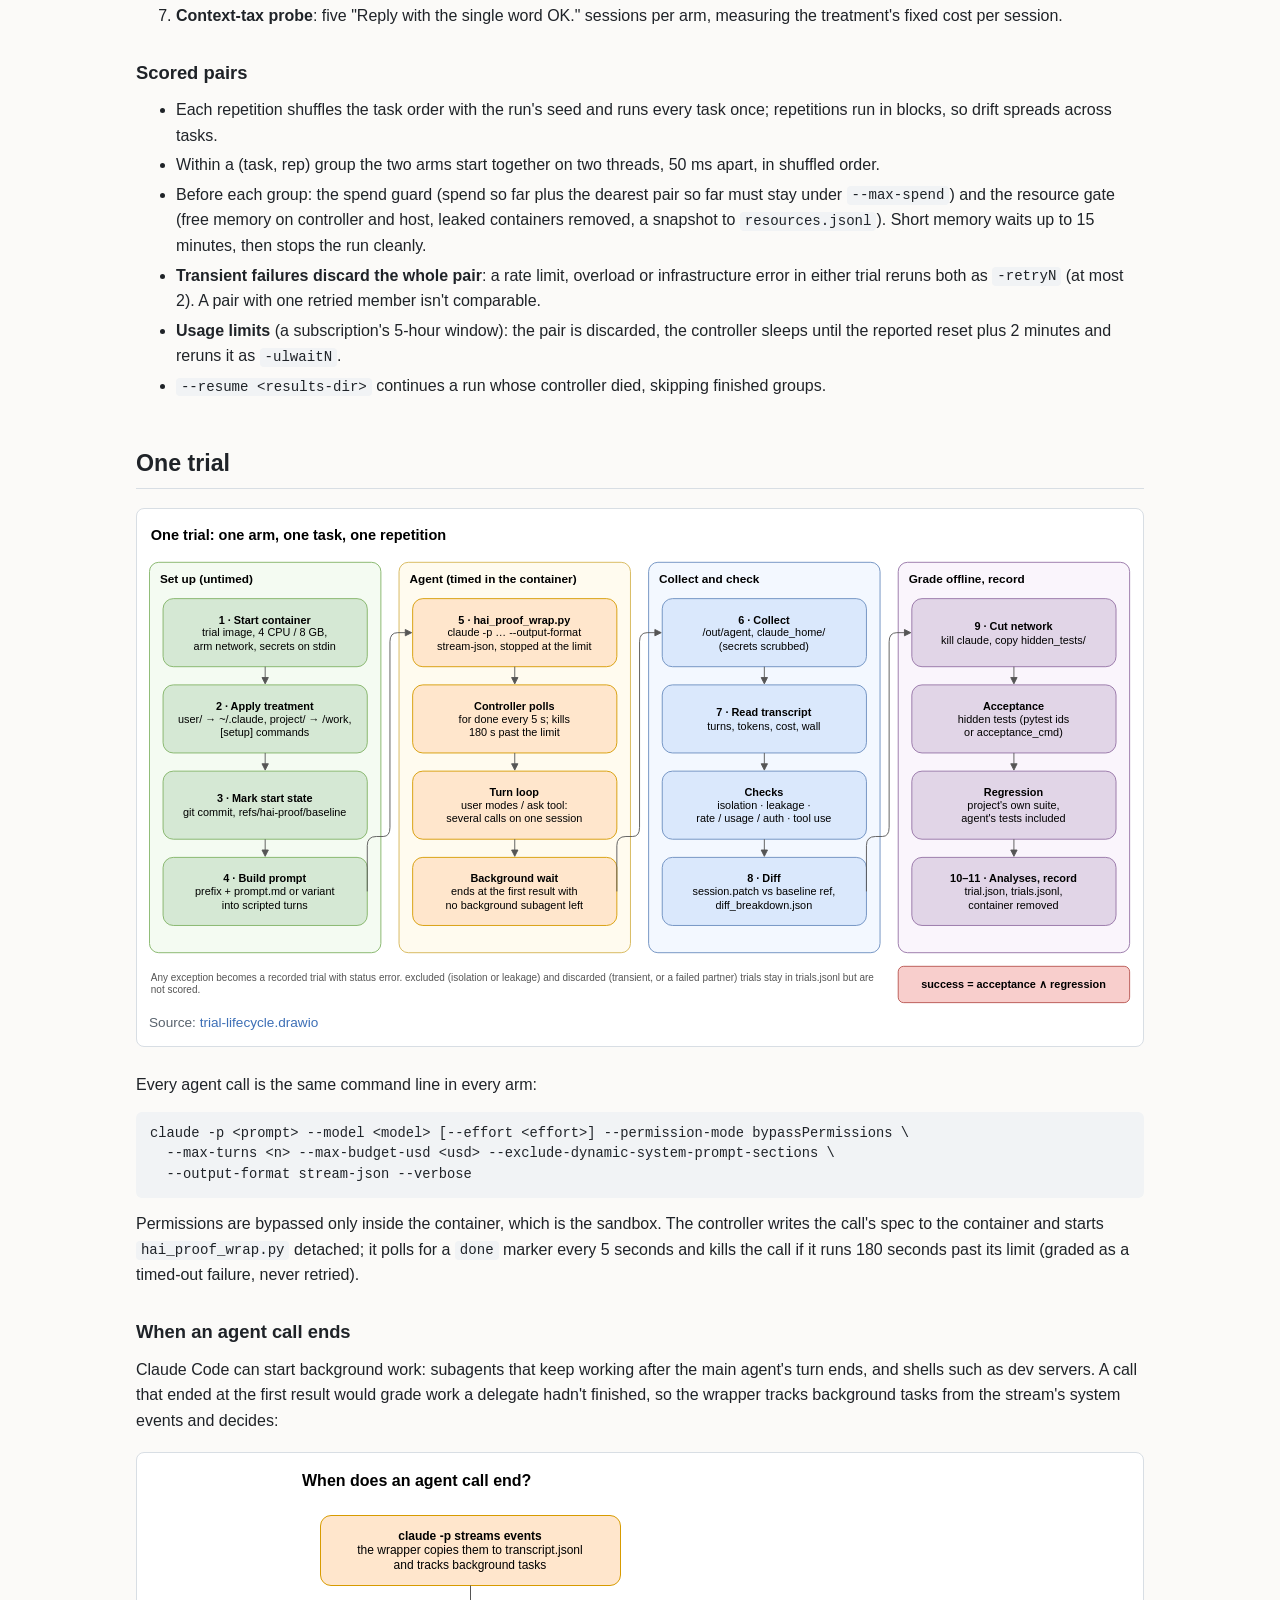
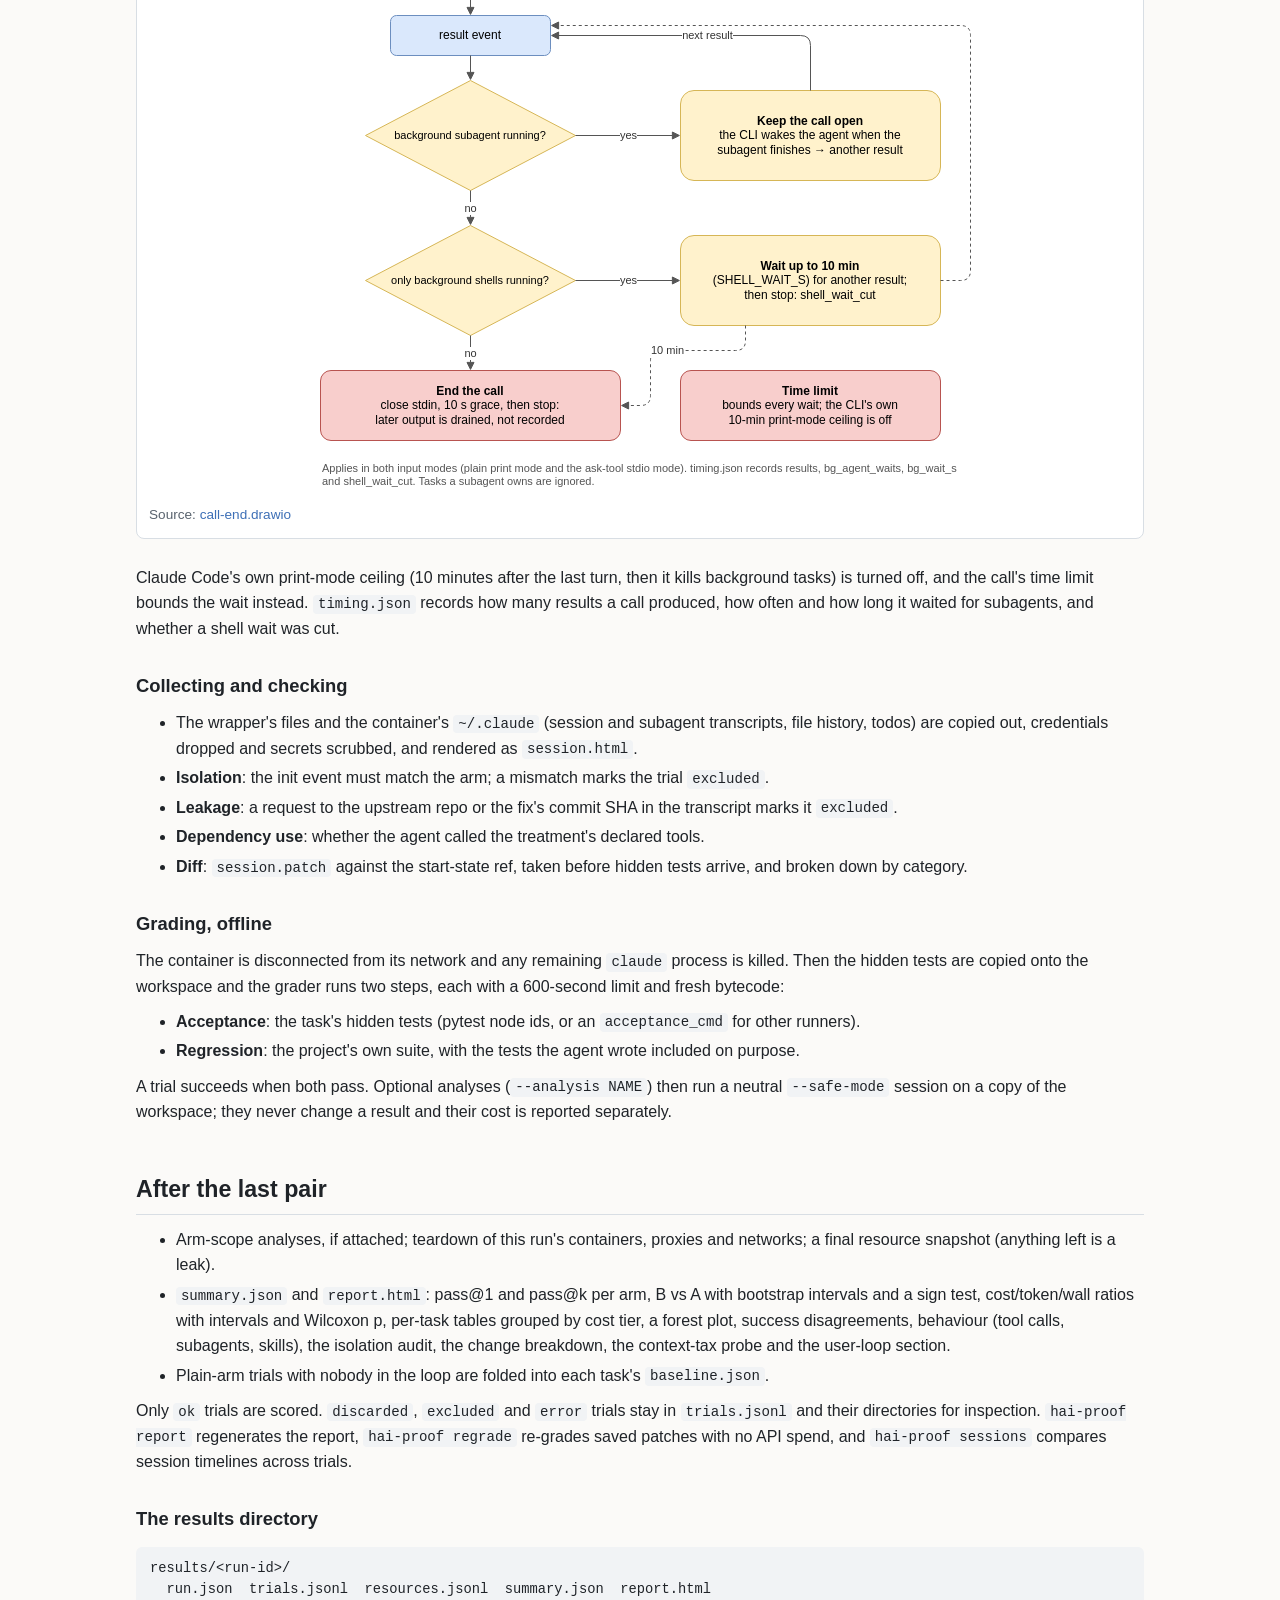
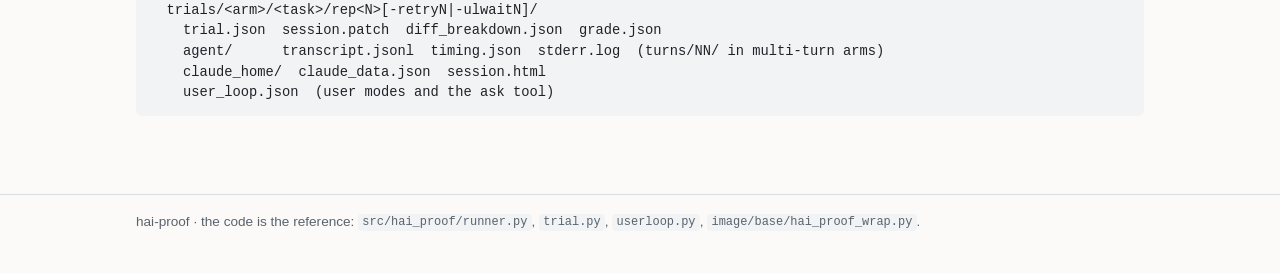
<file: docs/pipeline.html>
<!doctype html>
<html lang="en">
<head>
<meta charset="utf-8">
<meta name="viewport" content="width=device-width, initial-scale=1">
<title>A hai-proof run</title>
<meta name="description" content="The pipeline of a hai-proof run: setup, scheduling pairs, one trial's lifecycle, when an agent call ends, grading and the report.">
<link rel="stylesheet" href="assets/style.css">
</head>
<body>
<header class="site"><div class="bar">
  <a class="brand" href="index.html">hai-proof</a>
  <nav>
    <a href="index.html">Overview</a>
    <a href="design.html">Design</a>
    <a href="pipeline.html" aria-current="page">A run</a>
    <a href="library.html">Task library</a>
    <a href="skills.html">Skills</a>
    <a href="https://github.com/hypertetrahedron/hai-proof">GitHub</a>
  </nav>
</div></header>
<main>
<h1>A run, step by step</h1>
<p class="lede">What happens between <code>hai-proof run</code> and <code>report.html</code>. The walk-through
written from the code, with every flag, is
<a href="https://github.com/hypertetrahedron/hai-proof/blob/main/docs/how-arms-run.md">docs/how-arms-run.md</a>.</p>

<h2 id="plan">Plan first</h2>
<pre><code>uv run hai-proof run --treatment X --suite standard --mode full --limit-scale 3 \
    --max-spend 500 --cli-version 2.1.309 --dry-run</code></pre>
<p>A dry run prints the arms, the tasks, the number of agent, probe and warm-up runs, and the spend ceiling (the sum
of every call's <code>--max-budget-usd</code> cap). <code>--suite</code> picks tasks (default <code>standard</code>),
<code>--mode lightning|quick|full</code> sets 1, 3 or 5 repetitions (quick also drops level-3 tasks), and
<code>--limit-scale</code> multiplies every task's time, turn and budget limits in both arms, for treatments that are
expected to be slower than plain.</p>

<h2 id="phases">The phases of a run</h2>
<figure class="diagram">
  <img src="diagrams/run-pipeline.svg" alt="Flowchart: once-per-run setup steps, then a loop over scored pairs with a spend guard, resource gate, paired trials and retries, then analyses, teardown, statistics and the report.">
  <figcaption>Source: <a href="diagrams/run-pipeline.drawio">run-pipeline.drawio</a></figcaption>
</figure>
<h3>Once per run</h3>
<ol>
  <li><b>Lock and record.</b> <code>results/&lt;run-id&gt;/controller.lock</code>, then <code>run.json</code>: shape,
  model, effort, CLI version, seed, limits, each arm's treatment and hash, each task's hash, user and ask-tool modes,
  and the harness version.</li>
  <li><b>Build images</b> (base, arm, trial), tagged by content hash, so they are reused across runs.</li>
  <li><b>Check credentials</b> with one free API call; a rejected key stops the run before any spend.</li>
  <li><b>Check tool absence</b>: no arm's image may contain a tool another arm declares.</li>
  <li><b>Egress</b>: an internal network and allowlist proxy per arm.</li>
  <li><b>Warm-up pair</b>: one unscored pair on the easiest task, to absorb image pulls and first cache writes.</li>
  <li><b>Context-tax probe</b>: five "Reply with the single word OK." sessions per arm, measuring the treatment's
  fixed cost per session.</li>
</ol>
<h3>Scored pairs</h3>
<ul>
  <li>Each repetition shuffles the task order with the run's seed and runs every task once; repetitions run in
  blocks, so drift spreads across tasks.</li>
  <li>Within a (task, rep) group the two arms start together on two threads, 50 ms apart, in shuffled order.</li>
  <li>Before each group: the spend guard (spend so far plus the dearest pair so far must stay under
  <code>--max-spend</code>) and the resource gate (free memory on controller and host, leaked containers removed, a
  snapshot to <code>resources.jsonl</code>). Short memory waits up to 15 minutes, then stops the run cleanly.</li>
  <li><b>Transient failures discard the whole pair</b>: a rate limit, overload or infrastructure error in either
  trial reruns both as <code>-retryN</code> (at most 2). A pair with one retried member isn't comparable.</li>
  <li><b>Usage limits</b> (a subscription's 5-hour window): the pair is discarded, the controller sleeps until the
  reported reset plus 2 minutes and reruns it as <code>-ulwaitN</code>.</li>
  <li><code>--resume &lt;results-dir&gt;</code> continues a run whose controller died, skipping finished groups.</li>
</ul>

<h2 id="trial">One trial</h2>
<figure class="diagram">
  <img src="diagrams/trial-lifecycle.svg" alt="Four columns: set up (start container, apply treatment, mark start state, build prompt), agent (wrapper, polling, turn loop, background wait), collect and check (collect, read transcript, checks, diff), grade offline and record.">
  <figcaption>Source: <a href="diagrams/trial-lifecycle.drawio">trial-lifecycle.drawio</a></figcaption>
</figure>
<p>Every agent call is the same command line in every arm:</p>
<pre><code>claude -p &lt;prompt&gt; --model &lt;model&gt; [--effort &lt;effort&gt;] --permission-mode bypassPermissions \
  --max-turns &lt;n&gt; --max-budget-usd &lt;usd&gt; --exclude-dynamic-system-prompt-sections \
  --output-format stream-json --verbose</code></pre>
<p>Permissions are bypassed only inside the container, which is the sandbox. The controller writes the call's spec
to the container and starts <code>hai_proof_wrap.py</code> detached; it polls for a <code>done</code> marker every 5
seconds and kills the call if it runs 180 seconds past its limit (graded as a timed-out failure, never retried).</p>

<h3 id="call-end">When an agent call ends</h3>
<p>Claude Code can start background work: subagents that keep working after the main agent's turn ends, and shells
such as dev servers. A call that ended at the first result would grade work a delegate hadn't finished, so the
wrapper tracks background tasks from the stream's system events and decides:</p>
<figure class="diagram">
  <img src="diagrams/call-end.svg" alt="Flowchart: at each result event, if a background subagent is running the call stays open for the next result; if only background shells are running it waits up to 10 minutes; otherwise the call ends.">
  <figcaption>Source: <a href="diagrams/call-end.drawio">call-end.drawio</a></figcaption>
</figure>
<p>Claude Code's own print-mode ceiling (10 minutes after the last turn, then it kills background tasks) is turned
off, and the call's time limit bounds the wait instead. <code>timing.json</code> records how many results a call
produced, how often and how long it waited for subagents, and whether a shell wait was cut.</p>

<h3 id="checks">Collecting and checking</h3>
<ul>
  <li>The wrapper's files and the container's <code>~/.claude</code> (session and subagent transcripts, file history,
  todos) are copied out, credentials dropped and secrets scrubbed, and rendered as <code>session.html</code>.</li>
  <li><b>Isolation</b>: the init event must match the arm; a mismatch marks the trial <code>excluded</code>.</li>
  <li><b>Leakage</b>: a request to the upstream repo or the fix's commit SHA in the transcript marks it
  <code>excluded</code>.</li>
  <li><b>Dependency use</b>: whether the agent called the treatment's declared tools.</li>
  <li><b>Diff</b>: <code>session.patch</code> against the start-state ref, taken before hidden tests arrive, and
  broken down by category.</li>
</ul>

<h3 id="grading">Grading, offline</h3>
<p>The container is disconnected from its network and any remaining <code>claude</code> process is killed. Then the
hidden tests are copied onto the workspace and the grader runs two steps, each with a 600-second limit and fresh
bytecode:</p>
<ul>
  <li><b>Acceptance</b>: the task's hidden tests (pytest node ids, or an <code>acceptance_cmd</code> for other
  runners).</li>
  <li><b>Regression</b>: the project's own suite, with the tests the agent wrote included on purpose.</li>
</ul>
<p>A trial succeeds when both pass. Optional analyses (<code>--analysis NAME</code>) then run a neutral
<code>--safe-mode</code> session on a copy of the workspace; they never change a result and their cost is reported
separately.</p>

<h2 id="report">After the last pair</h2>
<ul>
  <li>Arm-scope analyses, if attached; teardown of this run's containers, proxies and networks; a final resource
  snapshot (anything left is a leak).</li>
  <li><code>summary.json</code> and <code>report.html</code>: pass@1 and pass@k per arm, B vs A with bootstrap
  intervals and a sign test, cost/token/wall ratios with intervals and Wilcoxon p, per-task tables grouped by cost
  tier, a forest plot, success disagreements, behaviour (tool calls, subagents, skills), the isolation audit, the
  change breakdown, the context-tax probe and the user-loop section.</li>
  <li>Plain-arm trials with nobody in the loop are folded into each task's <code>baseline.json</code>.</li>
</ul>
<p>Only <code>ok</code> trials are scored. <code>discarded</code>, <code>excluded</code> and <code>error</code> trials
stay in <code>trials.jsonl</code> and their directories for inspection. <code>hai-proof report</code> regenerates the
report, <code>hai-proof regrade</code> re-grades saved patches with no API spend, and <code>hai-proof sessions</code>
compares session timelines across trials.</p>

<h3>The results directory</h3>
<pre><code>results/&lt;run-id&gt;/
  run.json  trials.jsonl  resources.jsonl  summary.json  report.html
  trials/&lt;arm&gt;/&lt;task&gt;/rep&lt;N&gt;[-retryN|-ulwaitN]/
    trial.json  session.patch  diff_breakdown.json  grade.json
    agent/      transcript.jsonl  timing.json  stderr.log  (turns/NN/ in multi-turn arms)
    claude_home/  claude_data.json  session.html
    user_loop.json  (user modes and the ask tool)</code></pre>
</main>
<footer class="site"><div>hai-proof · the code is the reference: <code>src/hai_proof/runner.py</code>,
<code>trial.py</code>, <code>userloop.py</code>, <code>image/base/hai_proof_wrap.py</code>.</div></footer>
</body>
</html>
</file>
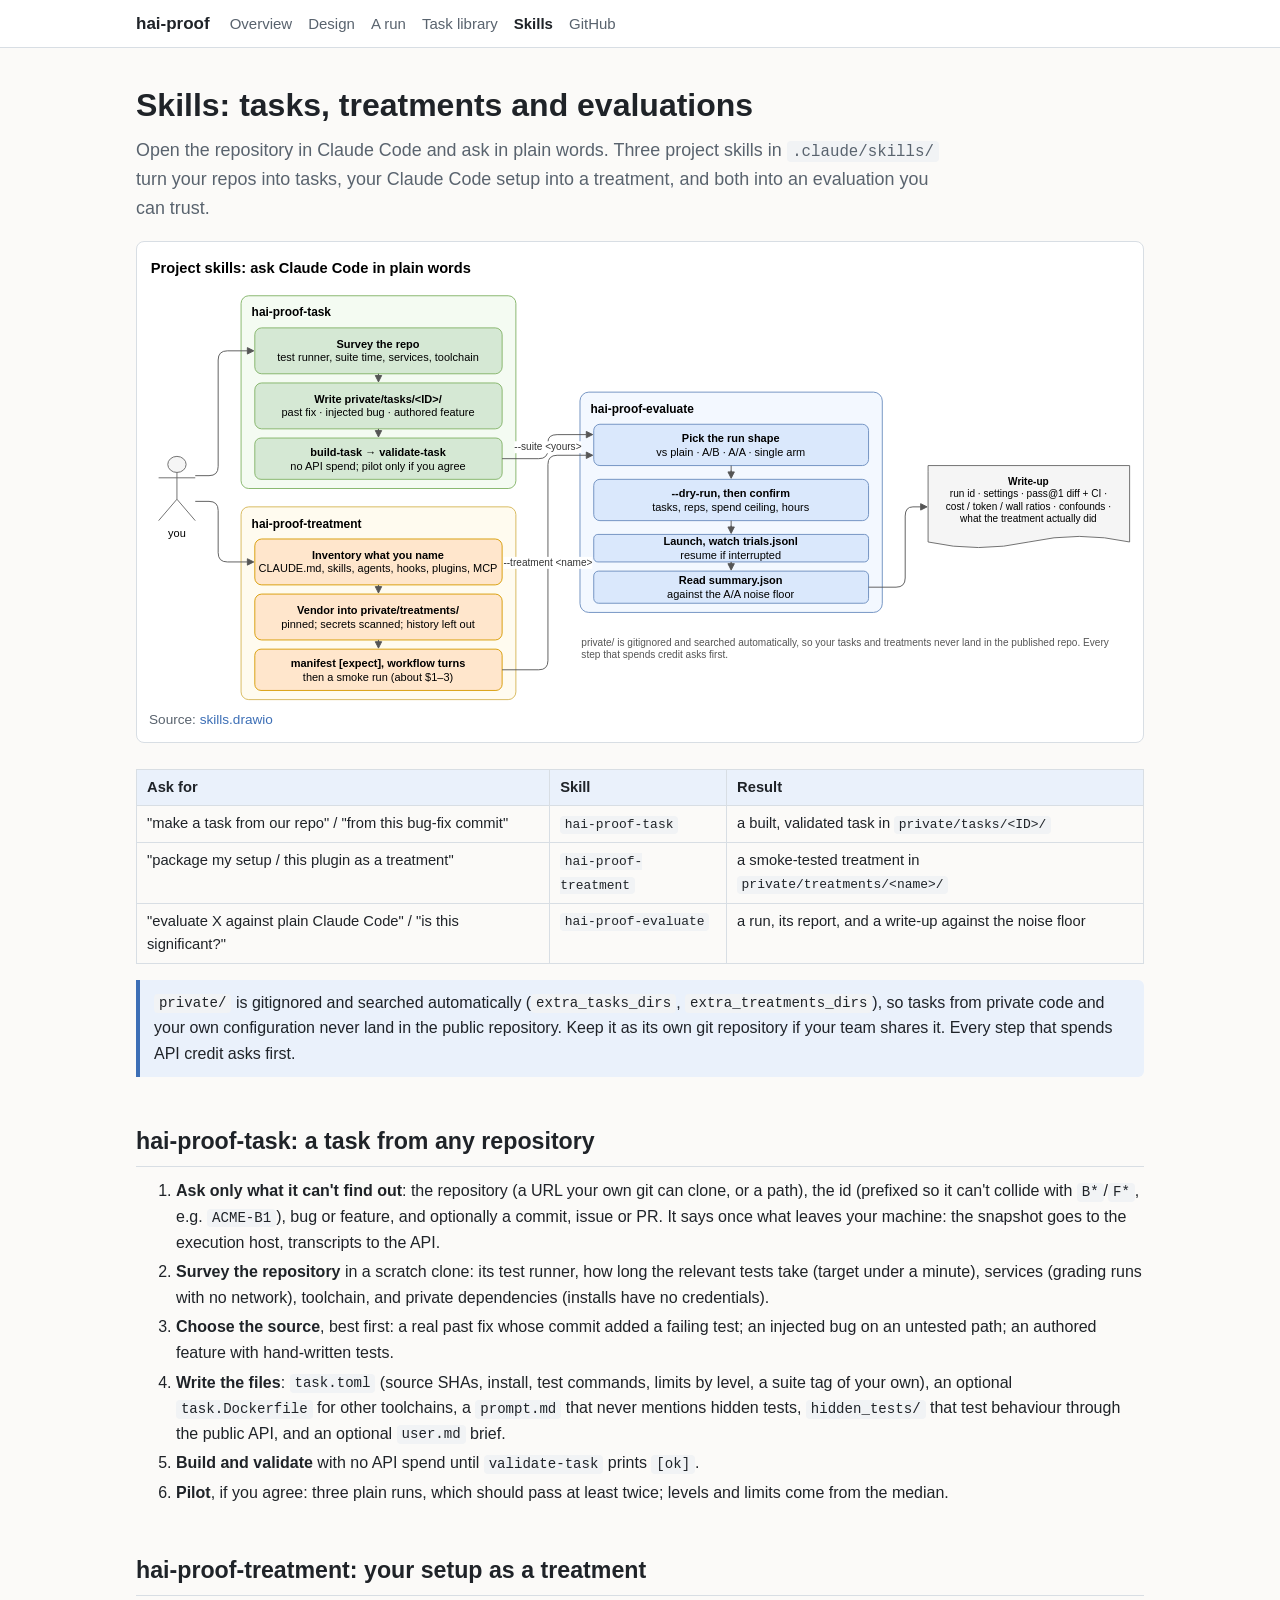
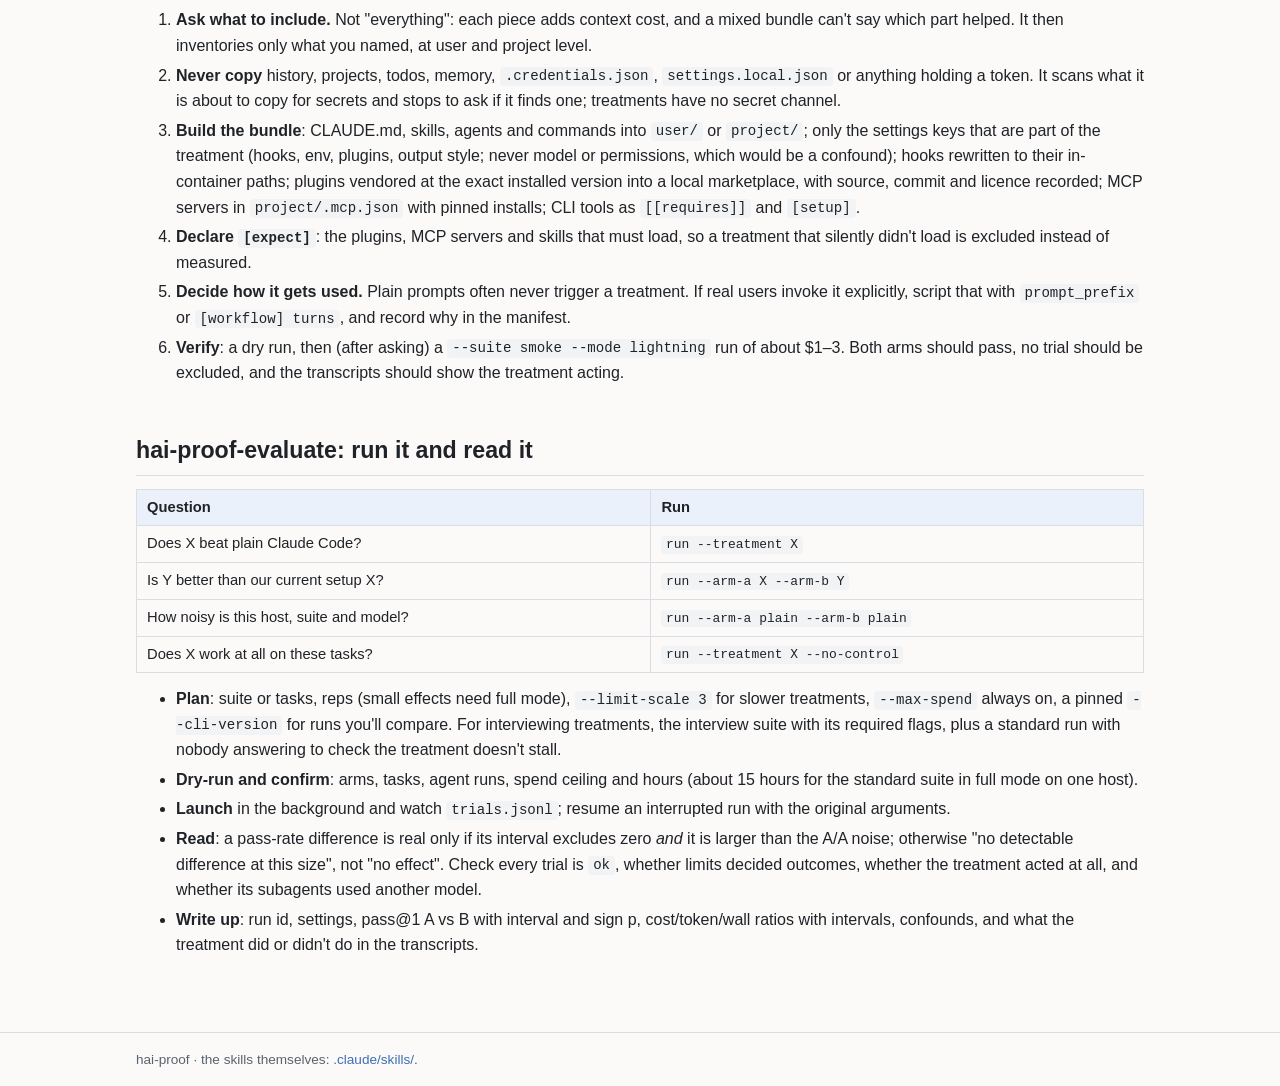
<file: docs/skills.html>
<!doctype html>
<html lang="en">
<head>
<meta charset="utf-8">
<meta name="viewport" content="width=device-width, initial-scale=1">
<title>hai-proof skills</title>
<meta name="description" content="The hai-proof project skills: create tasks from your repos, package your Claude Code setup as a treatment, and run and read an evaluation.">
<link rel="stylesheet" href="assets/style.css">
</head>
<body>
<header class="site"><div class="bar">
  <a class="brand" href="index.html">hai-proof</a>
  <nav>
    <a href="index.html">Overview</a>
    <a href="design.html">Design</a>
    <a href="pipeline.html">A run</a>
    <a href="library.html">Task library</a>
    <a href="skills.html" aria-current="page">Skills</a>
    <a href="https://github.com/hypertetrahedron/hai-proof">GitHub</a>
  </nav>
</div></header>
<main>
<h1>Skills: tasks, treatments and evaluations</h1>
<p class="lede">Open the repository in Claude Code and ask in plain words. Three project skills in
<code>.claude/skills/</code> turn your repos into tasks, your Claude Code setup into a treatment, and both into an
evaluation you can trust.</p>

<figure class="diagram">
  <img src="diagrams/skills.svg" alt="You ask; hai-proof-task surveys a repo, writes a private task and validates it; hai-proof-treatment inventories your setup, vendors it and smoke-tests it; both feed hai-proof-evaluate, which plans, confirms, runs and reads the result into a write-up.">
  <figcaption>Source: <a href="diagrams/skills.drawio">skills.drawio</a></figcaption>
</figure>

<div class="table-wrap"><table>
  <tr><th>Ask for</th><th>Skill</th><th>Result</th></tr>
  <tr><td>"make a task from our repo" / "from this bug-fix commit"</td><td><code>hai-proof-task</code></td><td>a built, validated task in <code>private/tasks/&lt;ID&gt;/</code></td></tr>
  <tr><td>"package my setup / this plugin as a treatment"</td><td><code>hai-proof-treatment</code></td><td>a smoke-tested treatment in <code>private/treatments/&lt;name&gt;/</code></td></tr>
  <tr><td>"evaluate X against plain Claude Code" / "is this significant?"</td><td><code>hai-proof-evaluate</code></td><td>a run, its report, and a write-up against the noise floor</td></tr>
</table></div>
<div class="callout"><code>private/</code> is gitignored and searched automatically (<code>extra_tasks_dirs</code>,
<code>extra_treatments_dirs</code>), so tasks from private code and your own configuration never land in the public
repository. Keep it as its own git repository if your team shares it. Every step that spends API credit asks
first.</div>

<h2 id="task">hai-proof-task: a task from any repository</h2>
<ol>
  <li><b>Ask only what it can't find out</b>: the repository (a URL your own git can clone, or a path), the id
  (prefixed so it can't collide with <code>B*</code>/<code>F*</code>, e.g. <code>ACME-B1</code>), bug or feature, and
  optionally a commit, issue or PR. It says once what leaves your machine: the snapshot goes to the execution host,
  transcripts to the API.</li>
  <li><b>Survey the repository</b> in a scratch clone: its test runner, how long the relevant tests take (target
  under a minute), services (grading runs with no network), toolchain, and private dependencies (installs have no
  credentials).</li>
  <li><b>Choose the source</b>, best first: a real past fix whose commit added a failing test; an injected bug on an
  untested path; an authored feature with hand-written tests.</li>
  <li><b>Write the files</b>: <code>task.toml</code> (source SHAs, install, test commands, limits by level, a suite
  tag of your own), an optional <code>task.Dockerfile</code> for other toolchains, a <code>prompt.md</code> that never
  mentions hidden tests, <code>hidden_tests/</code> that test behaviour through the public API, and an optional
  <code>user.md</code> brief.</li>
  <li><b>Build and validate</b> with no API spend until <code>validate-task</code> prints <code>[ok]</code>.</li>
  <li><b>Pilot</b>, if you agree: three plain runs, which should pass at least twice; levels and limits come from the
  median.</li>
</ol>

<h2 id="treatment">hai-proof-treatment: your setup as a treatment</h2>
<ol>
  <li><b>Ask what to include.</b> Not "everything": each piece adds context cost, and a mixed bundle can't say which
  part helped. It then inventories only what you named, at user and project level.</li>
  <li><b>Never copy</b> history, projects, todos, memory, <code>.credentials.json</code>,
  <code>settings.local.json</code> or anything holding a token. It scans what it is about to copy for secrets and
  stops to ask if it finds one; treatments have no secret channel.</li>
  <li><b>Build the bundle</b>: CLAUDE.md, skills, agents and commands into <code>user/</code> or <code>project/</code>;
  only the settings keys that are part of the treatment (hooks, env, plugins, output style; never model or
  permissions, which would be a confound); hooks rewritten to their in-container paths; plugins vendored at the exact
  installed version into a local marketplace, with source, commit and licence recorded; MCP servers in
  <code>project/.mcp.json</code> with pinned installs; CLI tools as <code>[[requires]]</code> and
  <code>[setup]</code>.</li>
  <li><b>Declare <code>[expect]</code></b>: the plugins, MCP servers and skills that must load, so a treatment that
  silently didn't load is excluded instead of measured.</li>
  <li><b>Decide how it gets used.</b> Plain prompts often never trigger a treatment. If real users invoke it
  explicitly, script that with <code>prompt_prefix</code> or <code>[workflow] turns</code>, and record why in the
  manifest.</li>
  <li><b>Verify</b>: a dry run, then (after asking) a <code>--suite smoke --mode lightning</code> run of about $1–3.
  Both arms should pass, no trial should be excluded, and the transcripts should show the treatment acting.</li>
</ol>

<h2 id="evaluate">hai-proof-evaluate: run it and read it</h2>
<div class="table-wrap"><table>
  <tr><th>Question</th><th>Run</th></tr>
  <tr><td>Does X beat plain Claude Code?</td><td><code>run --treatment X</code></td></tr>
  <tr><td>Is Y better than our current setup X?</td><td><code>run --arm-a X --arm-b Y</code></td></tr>
  <tr><td>How noisy is this host, suite and model?</td><td><code>run --arm-a plain --arm-b plain</code></td></tr>
  <tr><td>Does X work at all on these tasks?</td><td><code>run --treatment X --no-control</code></td></tr>
</table></div>
<ul>
  <li><b>Plan</b>: suite or tasks, reps (small effects need full mode), <code>--limit-scale 3</code> for slower
  treatments, <code>--max-spend</code> always on, a pinned <code>--cli-version</code> for runs you'll compare. For
  interviewing treatments, the interview suite with its required flags, plus a standard run with nobody answering to
  check the treatment doesn't stall.</li>
  <li><b>Dry-run and confirm</b>: arms, tasks, agent runs, spend ceiling and hours (about 15 hours for the standard
  suite in full mode on one host).</li>
  <li><b>Launch</b> in the background and watch <code>trials.jsonl</code>; resume an interrupted run with the original
  arguments.</li>
  <li><b>Read</b>: a pass-rate difference is real only if its interval excludes zero <em>and</em> it is larger than
  the A/A noise; otherwise "no detectable difference at this size", not "no effect". Check every trial is
  <code>ok</code>, whether limits decided outcomes, whether the treatment acted at all, and whether its subagents
  used another model.</li>
  <li><b>Write up</b>: run id, settings, pass@1 A vs B with interval and sign p, cost/token/wall ratios with
  intervals, confounds, and what the treatment did or didn't do in the transcripts.</li>
</ul>
</main>
<footer class="site"><div>hai-proof · the skills themselves:
<a href="https://github.com/hypertetrahedron/hai-proof/tree/main/.claude/skills">.claude/skills/</a>.</div></footer>
</body>
</html>
</file>
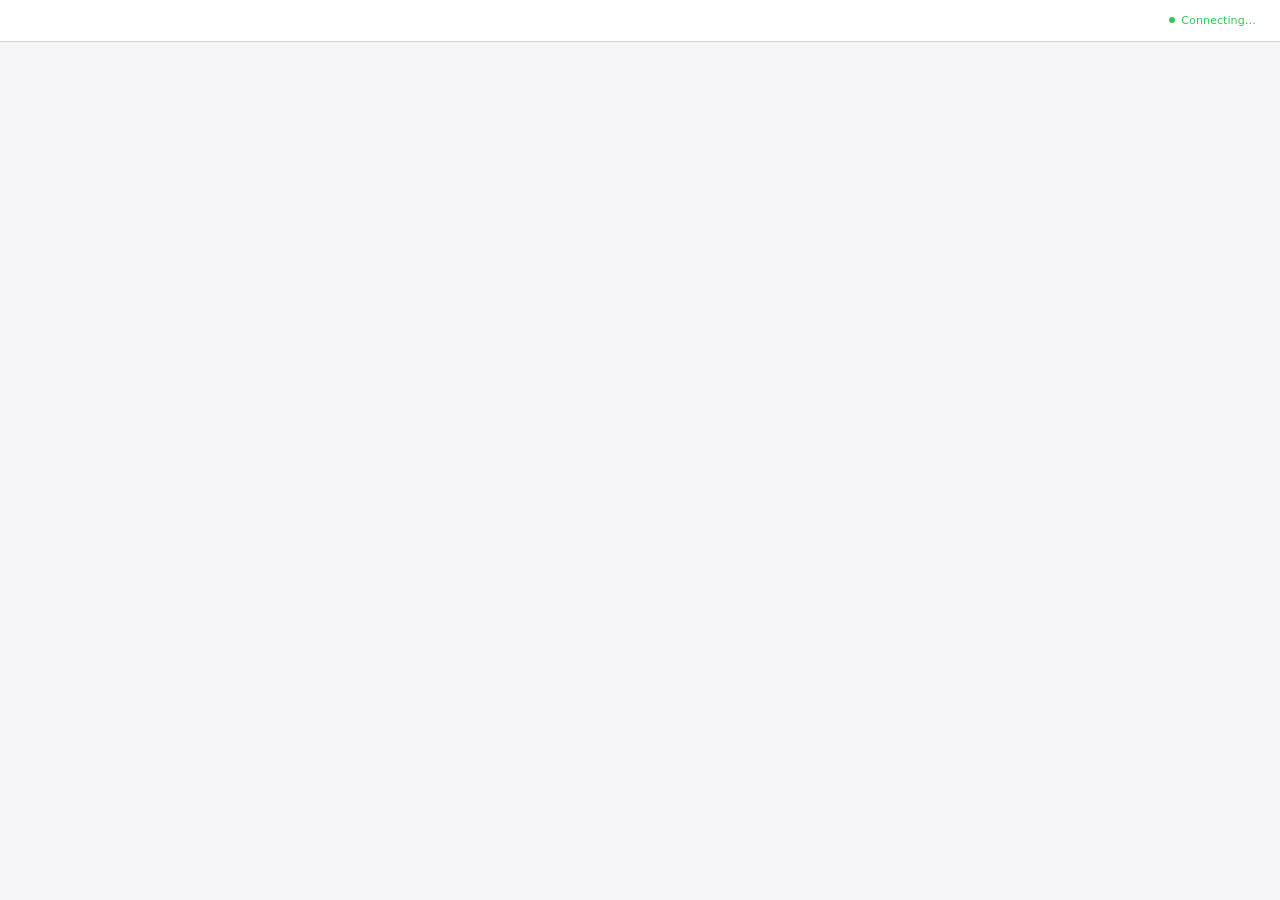
<file: treatments/superpowers/user/hai-proof-mkt/superpowers/skills/brainstorming/scripts/frame-template.html>
<!DOCTYPE html>
<html>
<head>
  <meta charset="utf-8">
  <title>Superpowers Brainstorming</title>
  <style>
    /*
     * BRAINSTORM COMPANION FRAME TEMPLATE
     *
     * This template provides a consistent frame with:
     * - OS-aware light/dark theming
     * - Header branding and connection status
     * - Scrollable main content area
     * - CSS helpers for common UI patterns
     *
     * Content is injected via placeholder comment in #frame-content.
     */

    * { box-sizing: border-box; margin: 0; padding: 0; }
    html, body { height: 100%; overflow: hidden; }

    /* ===== THEME VARIABLES ===== */
    :root {
      --bg-primary: #f5f5f7;
      --bg-secondary: #ffffff;
      --bg-tertiary: #e5e5e7;
      --border: #d1d1d6;
      --text-primary: #1d1d1f;
      --text-secondary: #86868b;
      --text-tertiary: #aeaeb2;
      --accent: #0071e3;
      --accent-hover: #0077ed;
      --success: #34c759;
      --warning: #ff9f0a;
      --error: #ff3b30;
      --selected-bg: #e8f4fd;
      --selected-border: #0071e3;
    }

    @media (prefers-color-scheme: dark) {
      :root {
        --bg-primary: #1d1d1f;
        --bg-secondary: #2d2d2f;
        --bg-tertiary: #3d3d3f;
        --border: #424245;
        --text-primary: #f5f5f7;
        --text-secondary: #86868b;
        --text-tertiary: #636366;
        --accent: #0a84ff;
        --accent-hover: #409cff;
        --selected-bg: rgba(10, 132, 255, 0.15);
        --selected-border: #0a84ff;
      }
    }

    body {
      font-family: system-ui, -apple-system, BlinkMacSystemFont, sans-serif;
      background: var(--bg-primary);
      color: var(--text-primary);
      display: flex;
      flex-direction: column;
      line-height: 1.5;
    }

    /* ===== FRAME STRUCTURE ===== */
    .brand { display: flex; align-items: center; min-width: 0; overflow: hidden; color: var(--text-secondary); line-height: 1; }
    .brand a { color: inherit; text-decoration: none; display: flex; align-items: center; gap: 0.5rem; min-width: 0; max-width: 100%; line-height: 1; }
    .brand-copy { display: block; min-width: 0; overflow: hidden; text-overflow: ellipsis; white-space: nowrap; line-height: 1; transform: translateY(-1px); }
    .brand-logo { display: block; height: 1em; width: auto; max-width: 180px; flex-shrink: 0; filter: invert(1); }
    @media (prefers-color-scheme: dark) {
      .brand-logo { filter: none; }
    }
    .status { font-size: 0.7rem; color: var(--status-color, var(--success)); display: flex; align-items: center; gap: 0.4rem; justify-self: end; white-space: nowrap; line-height: 1; }
    .status::before { content: ''; width: 6px; height: 6px; background: var(--status-color, var(--success)); border-radius: 50%; }

    .main { flex: 1; overflow-y: auto; }
    #frame-content { padding: 2rem; min-height: 100%; }

    .header {
      background: var(--bg-secondary);
      border-bottom: 1px solid var(--border);
      padding: 0.5rem 1.5rem;
      flex-shrink: 0;
      display: grid;
      grid-template-columns: minmax(0, 1fr) auto;
      align-items: center;
      gap: 1rem;
      min-height: 42px;
    }
    .header .brand { justify-self: start; width: 100%; font-size: 0.75rem; line-height: 1; }
    .header .status { grid-column: 2; line-height: 1; }
    .header span {
      font-size: 0.75rem;
      color: var(--text-secondary);
    }
    .header .selected-text {
      color: var(--accent);
      font-weight: 500;
    }

    /* ===== TYPOGRAPHY ===== */
    h2 { font-size: 1.5rem; font-weight: 600; margin-bottom: 0.5rem; }
    h3 { font-size: 1.1rem; font-weight: 600; margin-bottom: 0.25rem; }
    .subtitle { color: var(--text-secondary); margin-bottom: 1.5rem; }
    .section { margin-bottom: 2rem; }
    .label { font-size: 0.7rem; color: var(--text-secondary); text-transform: uppercase; letter-spacing: 0.05em; margin-bottom: 0.5rem; }

    /* ===== OPTIONS (for A/B/C choices) ===== */
    .options { display: flex; flex-direction: column; gap: 0.75rem; }
    .option {
      background: var(--bg-secondary);
      border: 2px solid var(--border);
      border-radius: 12px;
      padding: 1rem 1.25rem;
      cursor: pointer;
      transition: all 0.15s ease;
      display: flex;
      align-items: flex-start;
      gap: 1rem;
    }
    .option:hover { border-color: var(--accent); }
    .option.selected { background: var(--selected-bg); border-color: var(--selected-border); }
    .option .letter {
      background: var(--bg-tertiary);
      color: var(--text-secondary);
      width: 1.75rem; height: 1.75rem;
      border-radius: 6px;
      display: flex; align-items: center; justify-content: center;
      font-weight: 600; font-size: 0.85rem; flex-shrink: 0;
    }
    .option.selected .letter { background: var(--accent); color: white; }
    .option .content { flex: 1; }
    .option .content h3 { font-size: 0.95rem; margin-bottom: 0.15rem; }
    .option .content p { color: var(--text-secondary); font-size: 0.85rem; margin: 0; }

    /* ===== CARDS (for showing designs/mockups) ===== */
    .cards { display: grid; grid-template-columns: repeat(auto-fit, minmax(280px, 1fr)); gap: 1rem; }
    .card {
      background: var(--bg-secondary);
      border: 1px solid var(--border);
      border-radius: 12px;
      overflow: hidden;
      cursor: pointer;
      transition: all 0.15s ease;
    }
    .card:hover { border-color: var(--accent); transform: translateY(-2px); box-shadow: 0 4px 12px rgba(0,0,0,0.1); }
    .card.selected { border-color: var(--selected-border); border-width: 2px; }
    .card-image { background: var(--bg-tertiary); aspect-ratio: 16/10; display: flex; align-items: center; justify-content: center; }
    .card-body { padding: 1rem; }
    .card-body h3 { margin-bottom: 0.25rem; }
    .card-body p { color: var(--text-secondary); font-size: 0.85rem; }

    /* ===== MOCKUP CONTAINER ===== */
    .mockup {
      background: var(--bg-secondary);
      border: 1px solid var(--border);
      border-radius: 12px;
      overflow: hidden;
      margin-bottom: 1.5rem;
    }
    .mockup-header {
      background: var(--bg-tertiary);
      padding: 0.5rem 1rem;
      font-size: 0.75rem;
      color: var(--text-secondary);
      border-bottom: 1px solid var(--border);
    }
    .mockup-body { padding: 1.5rem; }

    /* ===== SPLIT VIEW (side-by-side comparison) ===== */
    .split { display: grid; grid-template-columns: 1fr 1fr; gap: 1.5rem; }
    @media (max-width: 700px) { .split { grid-template-columns: 1fr; } }

    /* ===== PROS/CONS ===== */
    .pros-cons { display: grid; grid-template-columns: 1fr 1fr; gap: 1rem; margin: 1rem 0; }
    .pros, .cons { background: var(--bg-secondary); border-radius: 8px; padding: 1rem; }
    .pros h4 { color: var(--success); font-size: 0.85rem; margin-bottom: 0.5rem; }
    .cons h4 { color: var(--error); font-size: 0.85rem; margin-bottom: 0.5rem; }
    .pros ul, .cons ul { margin-left: 1.25rem; font-size: 0.85rem; color: var(--text-secondary); }
    .pros li, .cons li { margin-bottom: 0.25rem; }

    /* ===== PLACEHOLDER (for mockup areas) ===== */
    .placeholder {
      background: var(--bg-tertiary);
      border: 2px dashed var(--border);
      border-radius: 8px;
      padding: 2rem;
      text-align: center;
      color: var(--text-tertiary);
    }

    /* ===== INLINE MOCKUP ELEMENTS ===== */
    .mock-nav { background: var(--accent); color: white; padding: 0.75rem 1rem; display: flex; gap: 1.5rem; font-size: 0.9rem; }
    .mock-sidebar { background: var(--bg-tertiary); padding: 1rem; min-width: 180px; }
    .mock-content { padding: 1.5rem; flex: 1; }
    .mock-button { background: var(--accent); color: white; border: none; padding: 0.5rem 1rem; border-radius: 6px; font-size: 0.85rem; }
    .mock-input { background: var(--bg-primary); border: 1px solid var(--border); border-radius: 6px; padding: 0.5rem; width: 100%; }
  </style>
</head>
<body>
  <div class="header">
    <!-- BRANDING -->
    <div class="status">Connecting…</div>
  </div>

  <div class="main">
    <div id="frame-content">
      <!-- CONTENT -->
    </div>
  </div>

</body>
</html>
</file>
<file: docs/assets/style.css>
:root {
  --bg: #fbfaf8;
  --surface: #ffffff;
  --text: #1f2328;
  --muted: #59636e;
  --border: #d8dee4;
  --accent: #3d6fb6;
  --accent-soft: #eaf1fb;
  --code-bg: #f1f3f5;
  --good: #2f7d32;
  --warn: #a15c00;
  --diagram-bg: #ffffff;
}
@media (prefers-color-scheme: dark) {
  :root:not([data-theme="light"]) {
    --bg: #15181c;
    --surface: #1c2026;
    --text: #e6e8eb;
    --muted: #9aa4af;
    --border: #2f363e;
    --accent: #7fa8e6;
    --accent-soft: #1f2a3a;
    --code-bg: #252b33;
    --good: #7cc47f;
    --warn: #e0a85a;
    --diagram-bg: #ffffff;
  }
}
:root[data-theme="dark"] {
  --bg: #15181c;
  --surface: #1c2026;
  --text: #e6e8eb;
  --muted: #9aa4af;
  --border: #2f363e;
  --accent: #7fa8e6;
  --accent-soft: #1f2a3a;
  --code-bg: #252b33;
  --good: #7cc47f;
  --warn: #e0a85a;
  --diagram-bg: #ffffff;
}

* { box-sizing: border-box; }
html { -webkit-text-size-adjust: 100%; }
body {
  margin: 0;
  background: var(--bg);
  color: var(--text);
  font: 16px/1.6 -apple-system, BlinkMacSystemFont, "Segoe UI", Helvetica, Arial, sans-serif;
}
a { color: var(--accent); text-decoration: none; }
a:hover { text-decoration: underline; }

header.site {
  border-bottom: 1px solid var(--border);
  background: var(--surface);
  position: sticky;
  top: 0;
  z-index: 10;
}
header.site .bar {
  max-width: 1040px;
  margin: 0 auto;
  padding: 10px 16px;
  display: flex;
  flex-wrap: wrap;
  align-items: center;
  gap: 6px 20px;
}
header.site .brand { font-weight: 700; color: var(--text); font-size: 17px; }
header.site nav { display: flex; flex-wrap: wrap; gap: 4px 16px; font-size: 15px; }
header.site nav a { color: var(--muted); }
header.site nav a[aria-current="page"] { color: var(--text); font-weight: 600; }

main {
  max-width: 1040px;
  margin: 0 auto;
  padding: 24px 16px 64px;
}
h1 { font-size: 2rem; line-height: 1.25; margin: 0.4em 0 0.3em; }
h2 { font-size: 1.45rem; margin: 2em 0 0.5em; padding-bottom: 0.25em; border-bottom: 1px solid var(--border); }
h3 { font-size: 1.15rem; margin: 1.6em 0 0.4em; }
p, ul, ol { margin: 0.6em 0; }
li { margin: 0.25em 0; }
.lede { font-size: 1.12rem; color: var(--muted); max-width: 46em; }

code {
  font-family: ui-monospace, SFMono-Regular, Consolas, "Liberation Mono", monospace;
  font-size: 0.88em;
  background: var(--code-bg);
  padding: 0.1em 0.35em;
  border-radius: 4px;
}
pre {
  background: var(--code-bg);
  padding: 12px 14px;
  border-radius: 6px;
  overflow-x: auto;
  font-size: 0.86rem;
  line-height: 1.5;
}
pre code { background: none; padding: 0; font-size: inherit; }

.table-wrap { overflow-x: auto; margin: 0.8em 0; }
table { border-collapse: collapse; width: 100%; font-size: 0.92rem; }
th, td { border: 1px solid var(--border); padding: 6px 10px; text-align: left; vertical-align: top; }
th { background: var(--accent-soft); font-weight: 600; }

figure.diagram {
  margin: 1.2em 0 1.6em;
  background: var(--diagram-bg);
  border: 1px solid var(--border);
  border-radius: 8px;
  padding: 12px;
  overflow-x: auto;
}
figure.diagram img { display: block; max-width: 100%; height: auto; margin: 0 auto; }
figure.diagram figcaption { color: #59636e; font-size: 0.85rem; margin-top: 8px; }
figure.diagram figcaption a { color: #3d6fb6; }

.cards { display: grid; grid-template-columns: repeat(auto-fit, minmax(230px, 1fr)); gap: 14px; margin: 1.2em 0; }
.card {
  background: var(--surface);
  border: 1px solid var(--border);
  border-radius: 8px;
  padding: 14px 16px;
  color: var(--text);
}
.card:hover { border-color: var(--accent); text-decoration: none; }
.card h3 { margin: 0 0 0.3em; font-size: 1.05rem; color: var(--accent); }
.card p { margin: 0; color: var(--muted); font-size: 0.93rem; }

.callout {
  border-left: 4px solid var(--accent);
  background: var(--accent-soft);
  padding: 10px 14px;
  border-radius: 0 6px 6px 0;
  margin: 1em 0;
}
.callout.warn { border-left-color: var(--warn); }

footer.site {
  border-top: 1px solid var(--border);
  color: var(--muted);
  font-size: 0.85rem;
}
footer.site div { max-width: 1040px; margin: 0 auto; padding: 16px; }

@media (max-width: 600px) {
  h1 { font-size: 1.6rem; }
  body { font-size: 15px; }
}
</file>
